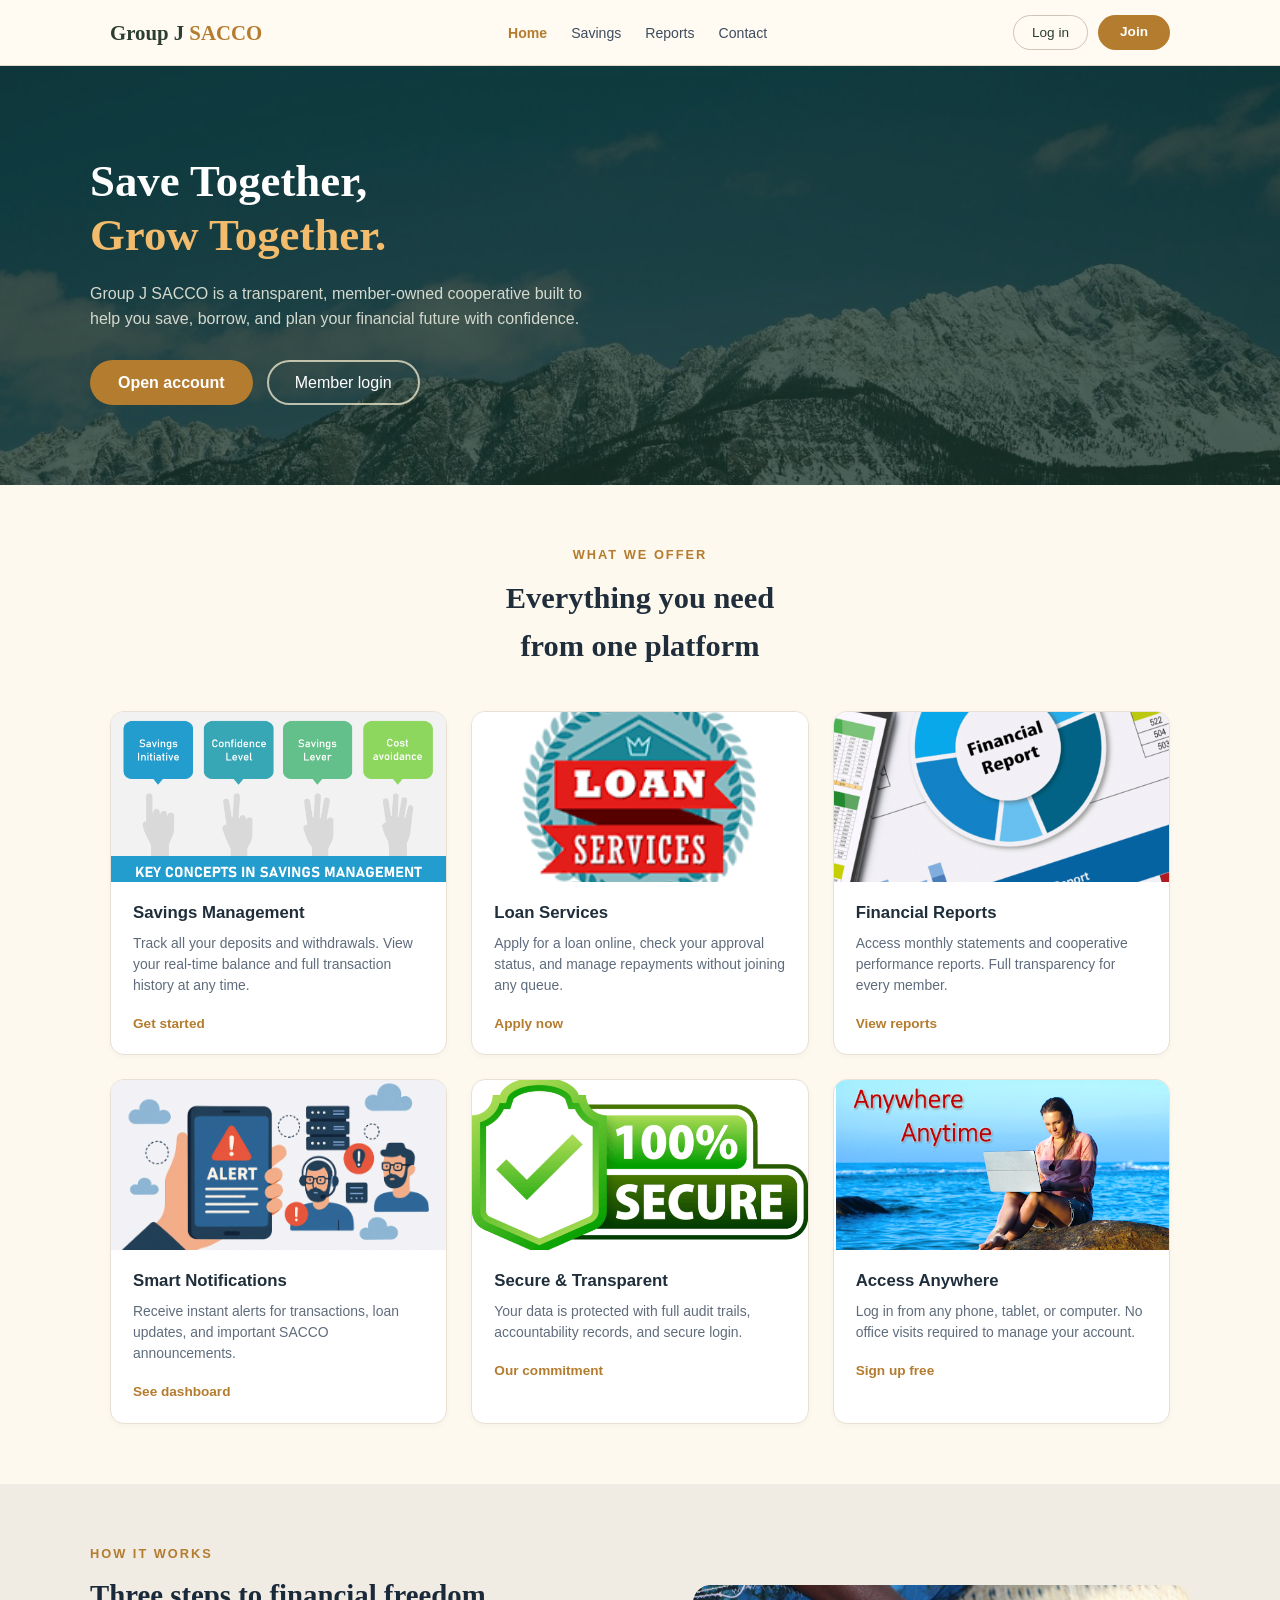
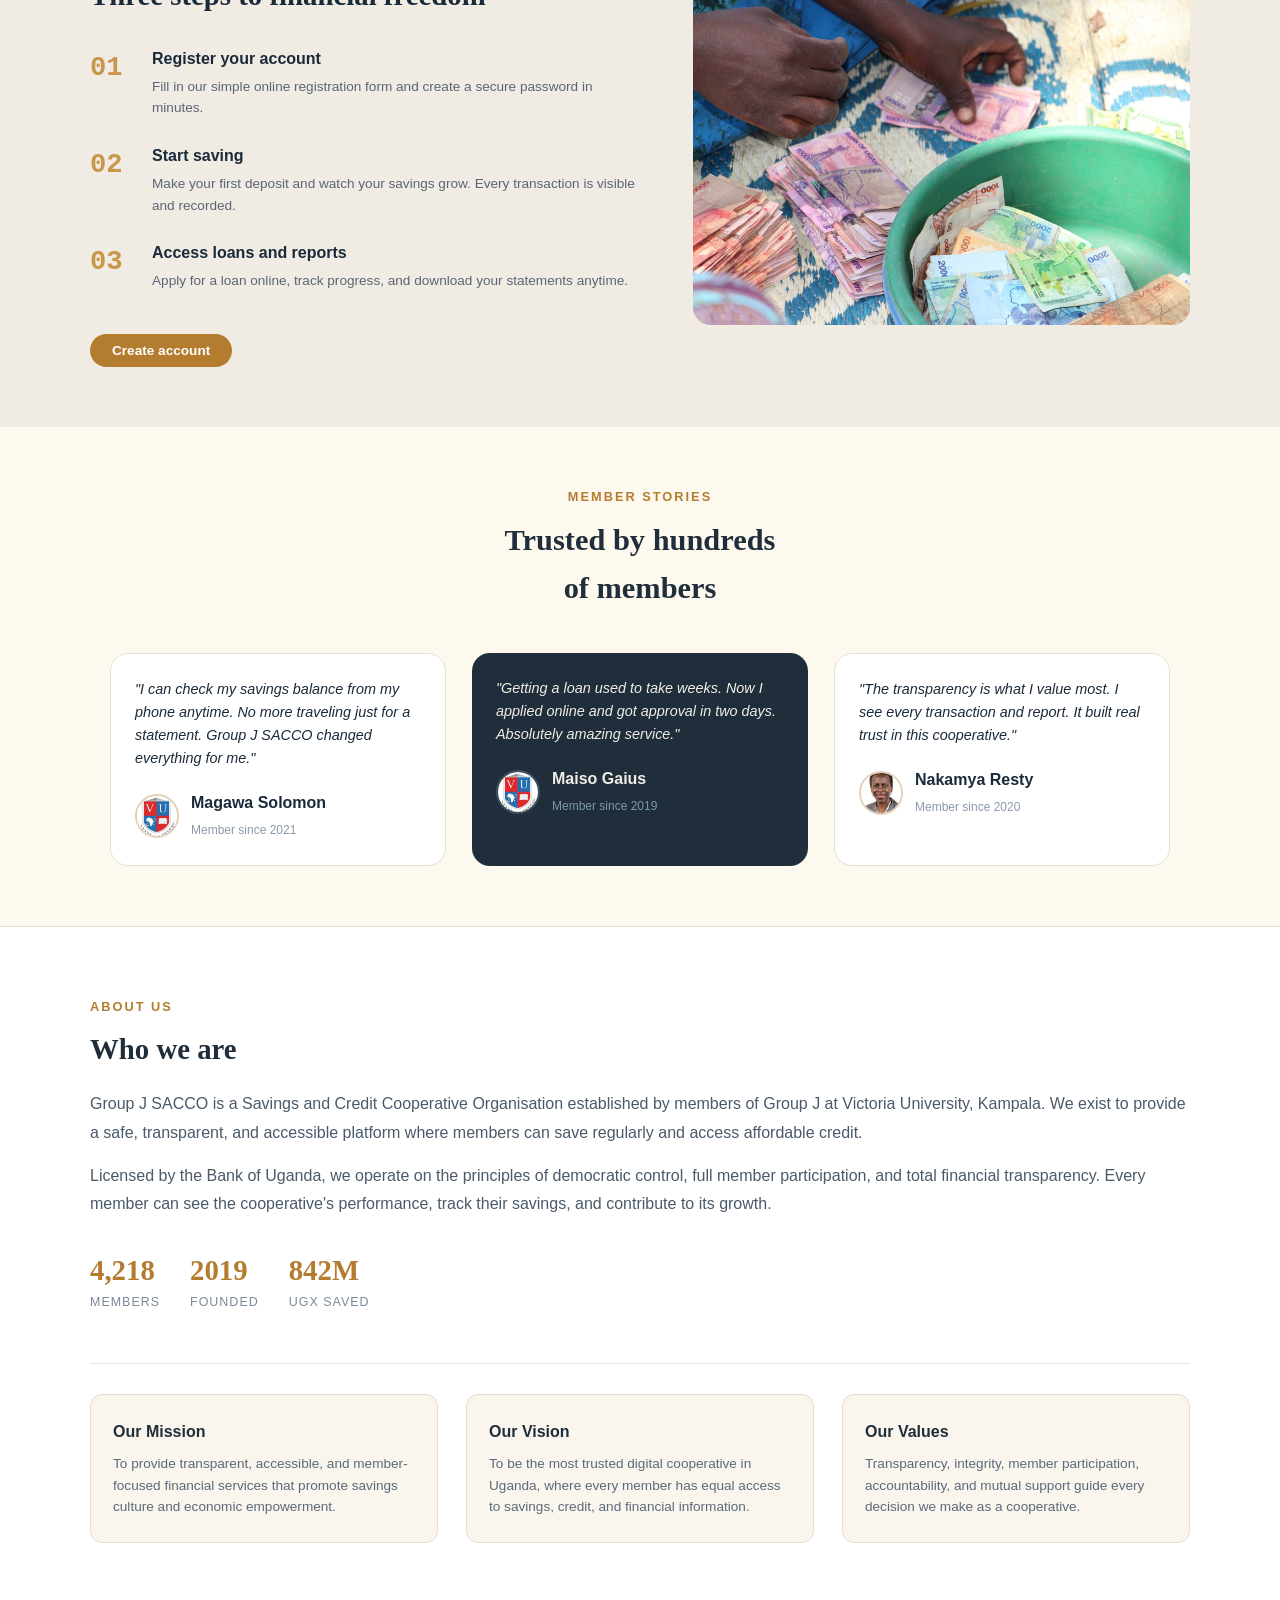
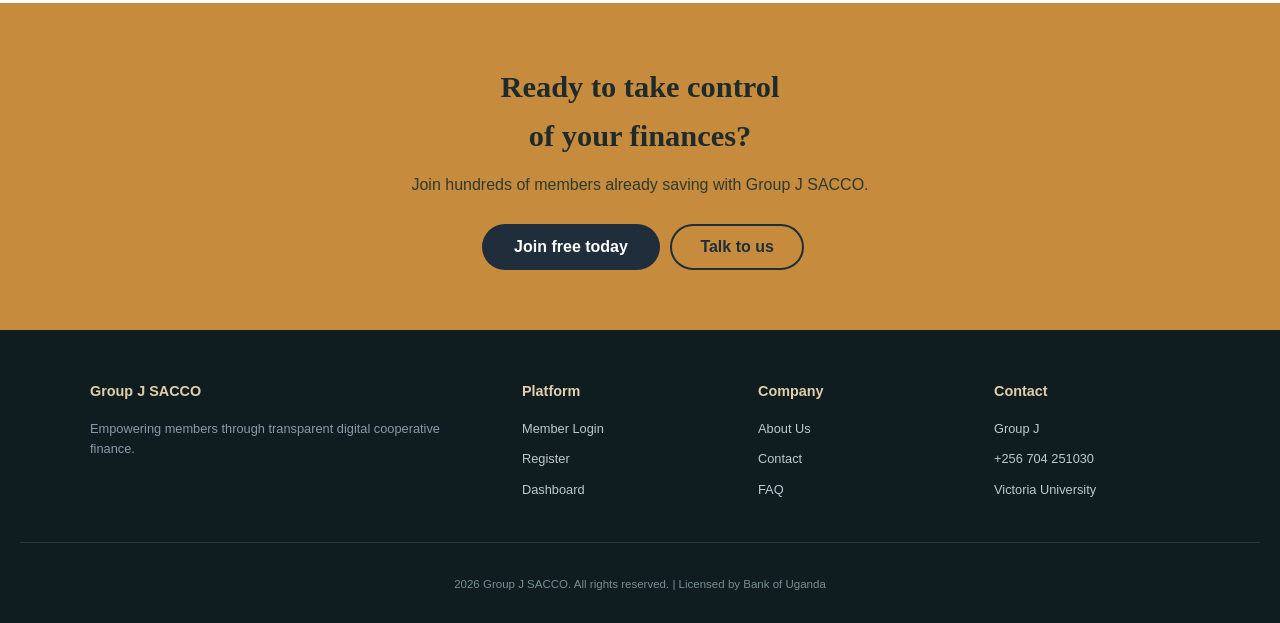
<file: index.html>
<!DOCTYPE html>
<html lang="en">
<head>
    <meta charset="UTF-8">
    <meta name="viewport" content="width=device-width, initial-scale=1.0">
  <title>Group J SACCO - Home</title>
  <link rel="stylesheet" href="styles.css">
</head>
<body>

<div class="top-bar">
  <div class="nav-wrap">
    <a href="index.html" class="site-name">Group J <span>SACCO</span></a>
    <ul class="nav-list">
      <li><a href="index.html" class="active">Home</a></li>
      <li><a href="savings.html">Savings</a></li>
      <li><a href="reports.html">Reports</a></li>
      <li><a href="contact.html">Contact</a></li>
    </ul>
    <div class="nav-btns">
      <a href="login.html" class="btn-out">Log in</a>
      <a href="register.html" class="btn-gold">Join</a>
    </div>
  </div>
</div>


<section class="hero-area">
  <div class="hero-box">
    <h1>Save Together,<br/><i>Grow Together.</i></h1>
    <p>Group J SACCO is a transparent, member-owned cooperative built to help you save, borrow, and plan your financial future with confidence.</p>
    <div class="hero-buttons">
      <a href="register.html" class="btn-solid">Open account</a>
      <a href="login.html" class="btn-light">Member login</a>
    </div>
  </div>
</section>

<!-- SERVICES -->
<div class="container">
  <div class="section-head">
    <h3>What we offer</h3>
    <h2>Everything you need<br/>from one platform</h2>
  </div>
  <div class="cards">
    <div class="card">
      <img src="1590919723421.png"  class="card-img">
      <h3>Savings Management</h3>
      <p>Track all your deposits and withdrawals. View your real-time balance and full transaction history at any time.</p>
      <a href="savings.html" class="card-link">Get started </a>
    </div>
    <div class="card">
      <img src="loans.png" class="card-img">
      <h3>Loan Services</h3>
      <p>Apply for a loan online, check your approval status, and manage repayments without joining any queue.</p>
      <a href="login.html" class="card-link">Apply now </a>
    </div>
    <div class="card">
      <img src="financial_report_480.png"  class="card-img">
      <h3>Financial Reports</h3>
      <p>Access monthly statements and cooperative performance reports. Full transparency for every member.</p>
      <a href="reports.html" class="card-link">View reports</a>
    </div>
    <div class="card">
      <img src="Notificationst.webp"  class="card-img">
      <h3>Smart Notifications</h3>
      <p>Receive instant alerts for transactions, loan updates, and important SACCO announcements.</p>
      <a href="dashboard.html" class="card-link">See dashboard </a>
    </div>
    <div class="card">
      <img src="security-png.webp"  class="card-img">
      <h3>Secure &amp; Transparent</h3>
      <p>Your data is protected with full audit trails, accountability records, and secure login.</p>
      <a href="#about" class="card-link">Our commitment</a>
    </div>
    <div class="card">
      <img src="anywhere.png"  class="card-img">
      <h3>Access Anywhere</h3>
      <p>Log in from any phone, tablet, or computer. No office visits required to manage your account.</p>
      <a href="register.html" class="card-link">Sign up free </a>
    </div>
  </div>
</div>

<!-- HOW IT WORKS -->
<div class="hiw-row">
  <div class="hiw-flex">
    <div class="hiw-left">
      <h3 style="font-size:0.8rem;text-transform:uppercase;letter-spacing:2px;color:#b47c2e;margin-bottom:8px;">How it works</h3>
      <h2 style="font-size:1.8rem;font-family:'Georgia',serif;margin-bottom:28px;">Three steps to financial freedom</h2>
      <div class="step-item">
        <div class="step-number">01</div>
        <div class="step-text">
          <h4>Register your account</h4>
          <p>Fill in our simple online registration form and create a secure password in minutes.</p>
        </div>
      </div>
      <div class="step-item">
        <div class="step-number">02</div>
        <div class="step-text">
          <h4>Start saving</h4>
          <p>Make your first deposit and watch your savings grow. Every transaction is visible and recorded.</p>
        </div>
      </div>
      <div class="step-item">
        <div class="step-number">03</div>
        <div class="step-text">
          <h4>Access loans and reports</h4>
          <p>Apply for a loan online, track progress, and download your statements anytime.</p>
        </div>
      </div>
      <a href="register.html" class="btn-gold" style="display:inline-block;margin-top:18px;">Create account </a>
    </div>
    <div class="hiw-right">
      <img src="savings.jpg"  class="hiw-img">
    </div>
  </div>
</div>

<!-- TESTIMONIALS -->
<div class="container">
  <div class="section-head">
    <h3>Member Stories</h3>
    <h2>Trusted by hundreds<br/>of members</h2>
  </div>
  <div class="testi-grid">
    <div class="testi">
      <p>"I can check my savings balance from my phone anytime. No more traveling just for a statement. Group J SACCO changed everything for me."</p>
      <div class="person">
        <img src="Screenshot 2026-04-12 075609.png"  class="avatar-photo">
        <div><strong>Magawa Solomon</strong><br/><span style="font-size:0.75rem;color:#8a9aaa;">Member since 2021</span></div>
      </div>
    </div>
    <div class="testi dark">
      <p>"Getting a loan used to take weeks. Now I applied online and got approval in two days. Absolutely amazing service."</p>
      <div class="person">
        <img src="Screenshot 2026-04-12 075609.png"  class="avatar-photo" style="border-color:#3a4e5e;">
        <div><strong>Maiso Gaius</strong><br/><span style="font-size:0.75rem;color:#7a9aaa;">Member since 2019</span></div>
      </div>
    </div>
    <div class="testi">
      <p>"The transparency is what I value most. I see every transaction and report. It built real trust in this cooperative."</p>
      <div class="person">
        <img src="nakamya.png" alt="Nakamya Resty" class="avatar-photo">
        <div><strong>Nakamya Resty</strong><br/><span style="font-size:0.75rem;color:#8a9aaa;">Member since 2020</span></div>
      </div>
    </div>
  </div>
</div>

<!-- ABOUT US -->
<div id="about" class="about-section">
  <div class="about-inner">
    <div class="about-text">
      <h3 style="font-size:0.8rem;text-transform:uppercase;letter-spacing:2px;color:#b47c2e;margin-bottom:8px;">About us</h3>
      <h2 style="font-size:1.8rem;font-family:'Georgia',serif;margin-bottom:18px;color:#1f2e3a;">Who we are</h2>
      <p style="color:#4a5a6a;line-height:1.8;margin-bottom:14px;">
        Group J SACCO is a Savings and Credit Cooperative Organisation established by members of Group J at Victoria University, Kampala. We exist to provide a safe, transparent, and accessible platform where members can save regularly and access affordable credit.
      </p>
      <p style="color:#4a5a6a;line-height:1.8;margin-bottom:28px;">
        Licensed by the Bank of Uganda, we operate on the principles of democratic control, full member participation, and total financial transparency. Every member can see the cooperative's performance, track their savings, and contribute to its growth.
      </p>
      <div class="about-stats">
        <div class="about-stat">
          <div class="stat-num">4,218</div>
          <div class="stat-label">Members</div>
        </div>
        <div class="about-stat">
          <div class="stat-num">2019</div>
          <div class="stat-label">Founded</div>
        </div>
        <div class="about-stat">
          <div class="stat-num">842M</div>
          <div class="stat-label">UGX Saved</div>
        </div>
      </div>
    </div>
    
  </div>

  <div class="mvv-row">
    <div class="mvv-card">
      
      <h4>Our Mission</h4>
      <p>To provide transparent, accessible, and member-focused financial services that promote savings culture and economic empowerment.</p>
    </div>
    <div class="mvv-card">
      
      <h4>Our Vision</h4>
      <p>To be the most trusted digital cooperative in Uganda, where every member has equal access to savings, credit, and financial information.</p>
    </div>
    <div class="mvv-card">

      <h4>Our Values</h4>
      <p>Transparency, integrity, member participation, accountability, and mutual support guide every decision we make as a cooperative.</p>
    </div>
  </div>
</div>

<!-- CTA -->
<div class="cta-block">
  <h2>Ready to take control<br/>of your finances?</h2>
  <p>Join hundreds of members already saving with Group J SACCO.</p>
  <div>
    <a href="register.html" class="btn-dark-solid">Join free today</a>
    <a href="contact.html" class="btn-out-dark">Talk to us</a>
  </div>
</div>

<footer class="footer">
  <div class="footer-grid">
    <div>
      <h4>Group J SACCO</h4>
      <p style="font-size:0.8rem;color:#8a9aaa;">Empowering members through transparent digital cooperative finance.</p>
    </div>
    <div class="footer-col">
      <h4>Platform</h4>
      <a href="login.html">Member Login</a>
      <a href="register.html">Register</a>
      <a href="dashboard.html">Dashboard</a>
    </div>
    <div class="footer-col">
      <h4>Company</h4>
      <a href="index.html#about">About Us</a>
      <a href="contact.html">Contact</a>
      <a href="contact.html#faq">FAQ</a>
    </div>
    <div class="footer-col">
      <h4>Contact</h4>
      <span>Group J</span>
      <span>+256 704 251030</span>
      <span>Victoria University</span>
    </div>
  </div>
  <div class="footer-bottom">
    <p> 2026 Group J SACCO. All rights reserved. | Licensed by Bank of Uganda</p>
  </div>
</footer>

</body>
</html>
</file>
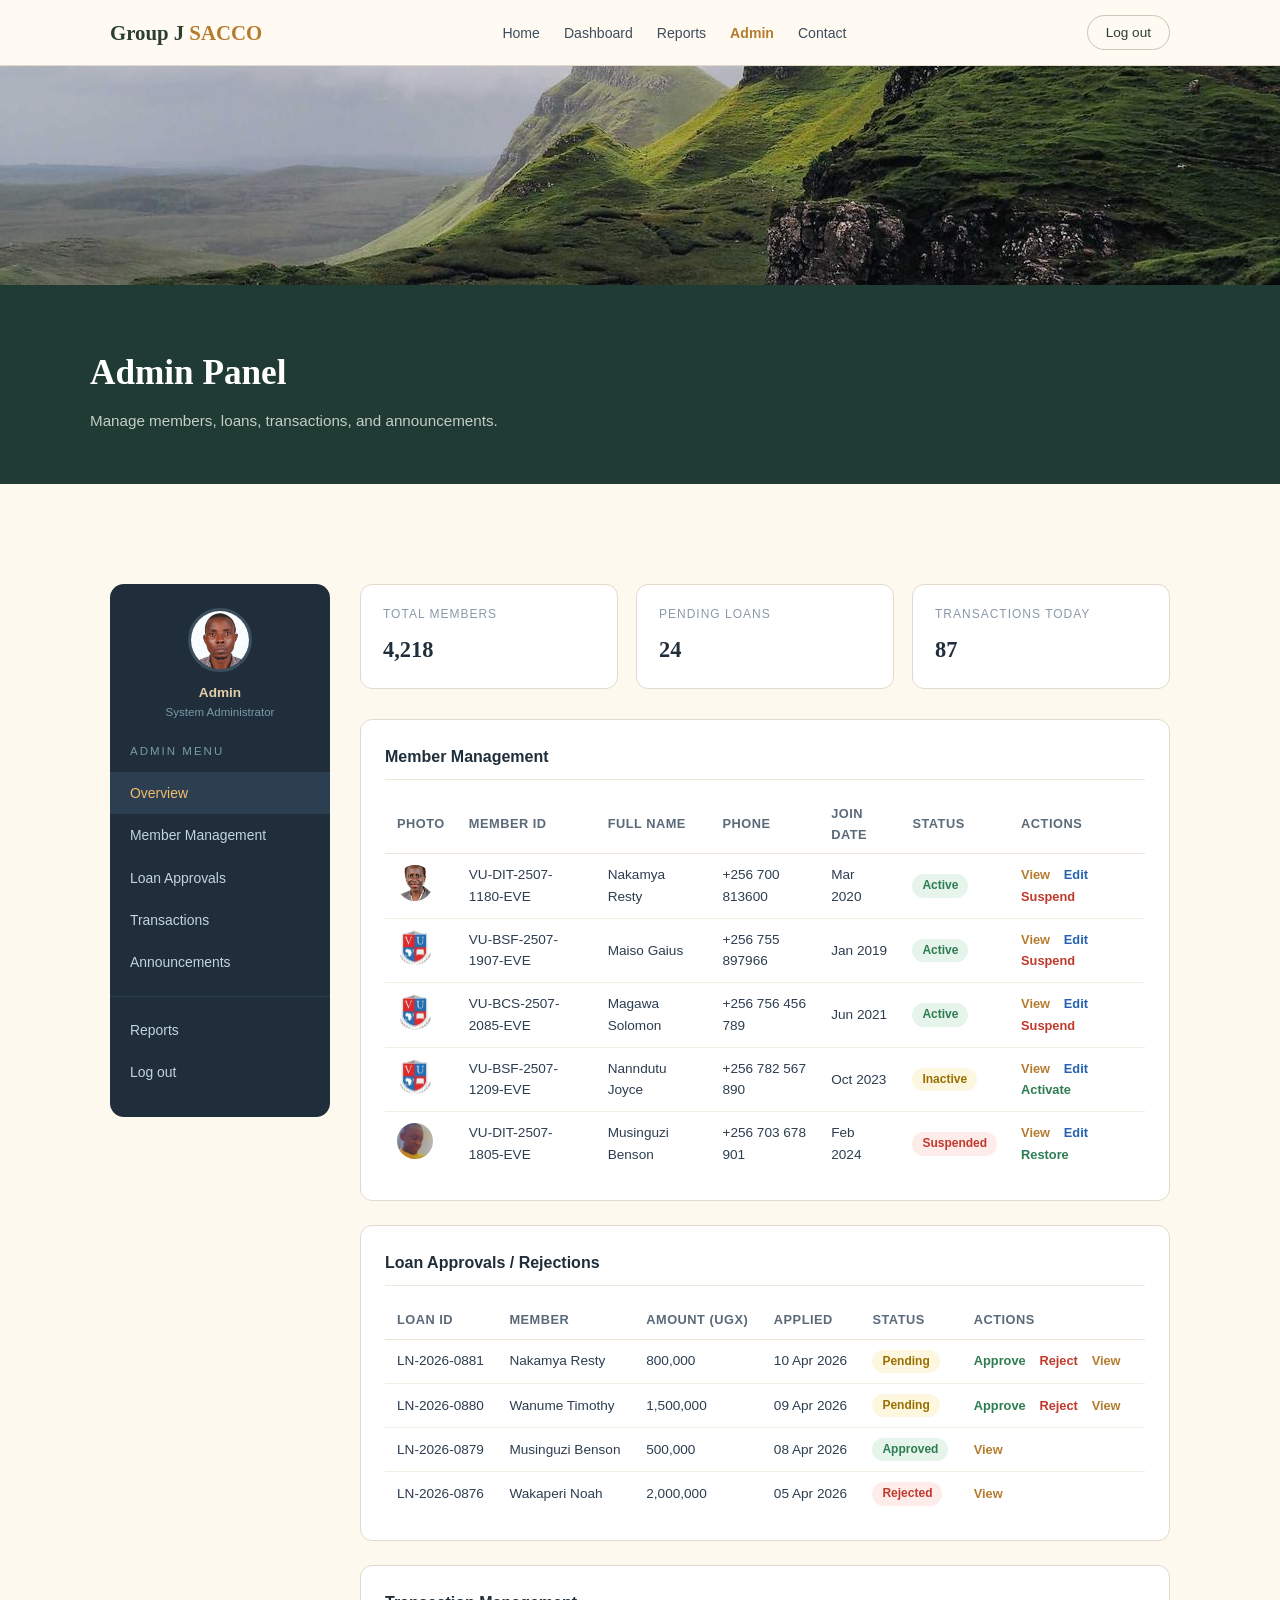
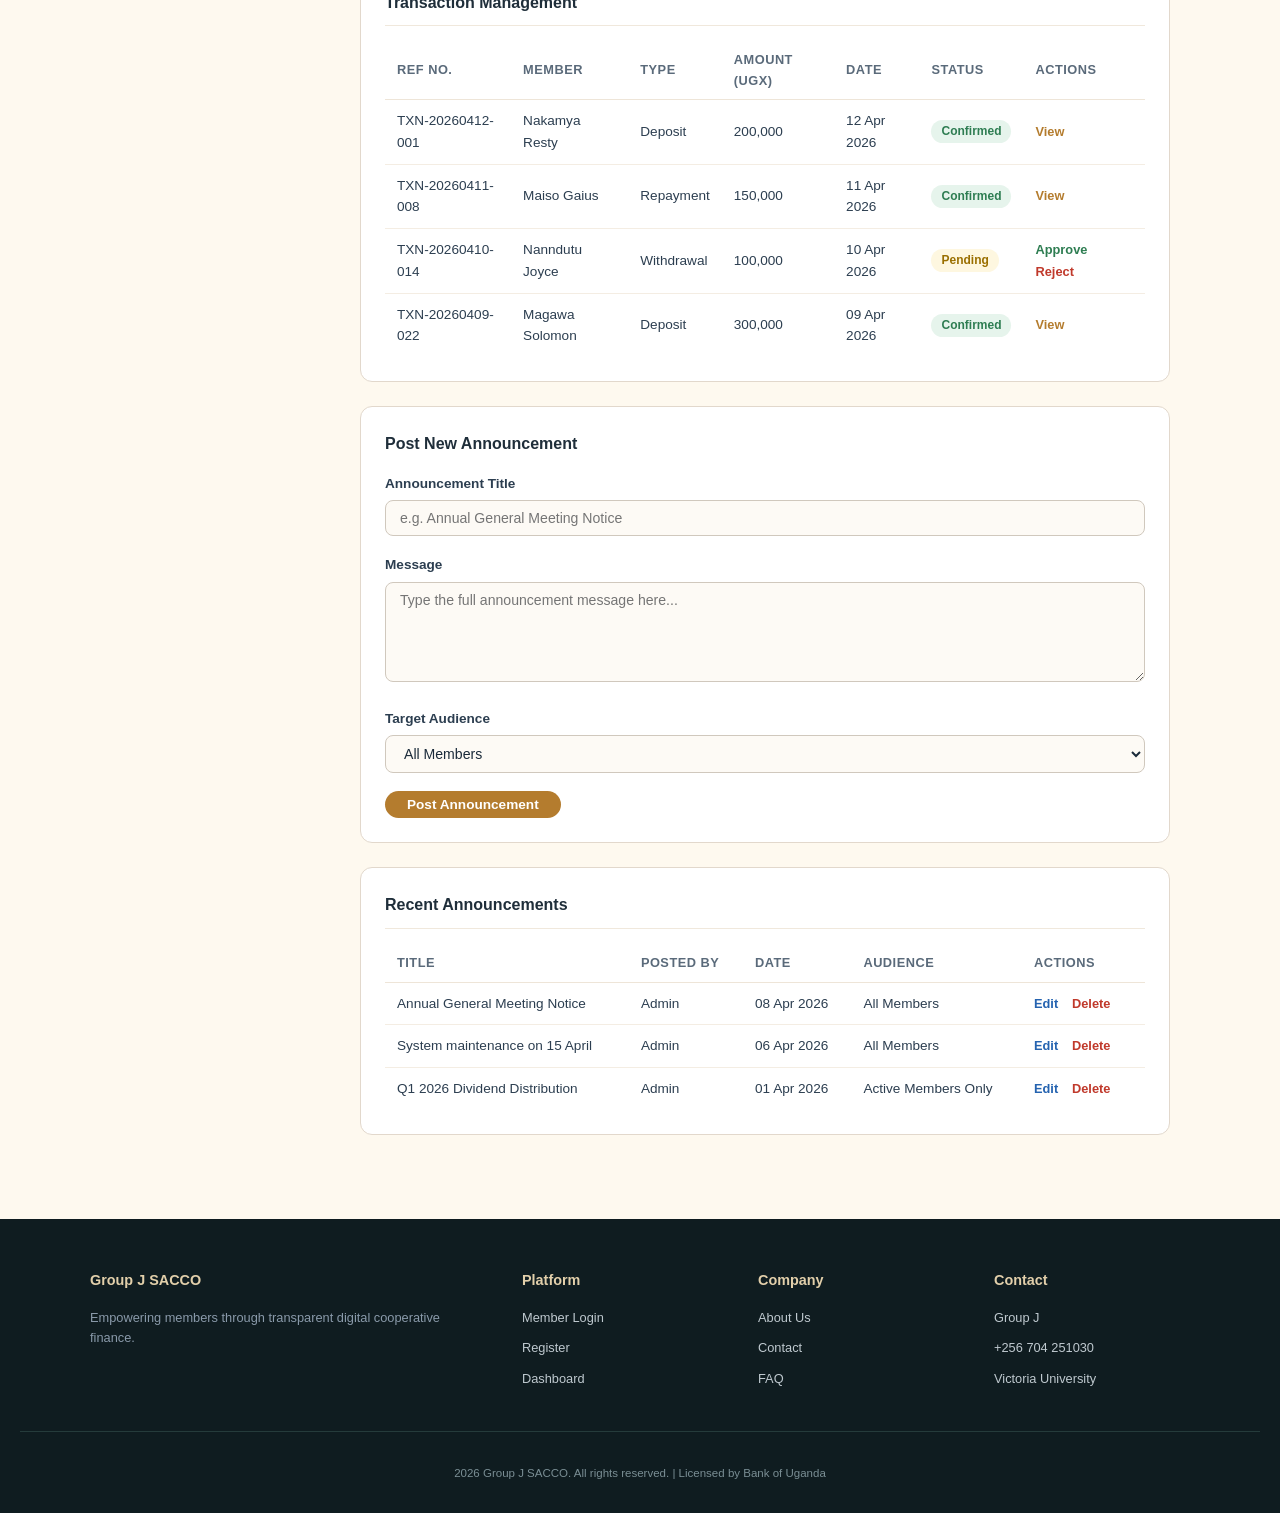
<file: admin.html>
<!DOCTYPE html>
<html lang="en">
<head>
    <meta charset="UTF-8">
    <meta name="viewport" content="width=device-width, initial-scale=1.0">
  <title>Group J SACCO - Admin Panel</title>
  <link rel="stylesheet" href="styles.css">
</head>
<body>

<div class="top-bar">
  <div class="nav-wrap">
    <a href="index.html" class="site-name">Group J <span>SACCO</span></a>
    <ul class="nav-list">
      <li><a href="index.html">Home</a></li>
      <li><a href="dashboard.html">Dashboard</a></li>
      <li><a href="reports.html">Reports</a></li>
      <li><a href="admin.html" class="active">Admin</a></li>
      <li><a href="contact.html">Contact</a></li>
    </ul>
    <div class="nav-btns">
      <a href="login.html" class="btn-out">Log out</a>
    </div>
  </div>
</div>

<img src="1018-1400x220.jpg" class="page-banner-img">

<div class="page-header" style="margin-top:0;">
  <div class="page-header-inner">
    <h1>Admin Panel</h1>
    <p>Manage members, loans, transactions, and announcements.</p>
  </div>
</div>

<div class="dash-layout">

  <div class="sidebar">
    <div style="text-align:center;padding:0 20px 20px;">
      <img src="unnamed.jpg" alt="Admin photo" style="width:64px;height:64px;border-radius:50%;object-fit:cover;border:3px solid #3a4e5e;display:block;margin:0 auto 10px;">
      <div style="color:#e2cfaa;font-size:0.85rem;font-weight:600;">Admin</div>
      <div style="color:#7a9aaa;font-size:0.72rem;">System Administrator</div>
    </div>
    <div class="sidebar-title">Admin Menu</div>
    <a href="admin.html" class="active">Overview</a>
    <a href="#members">Member Management</a>
    <a href="#loans">Loan Approvals</a>
    <a href="#transactions">Transactions</a>
    <a href="#announcements">Announcements</a>
    <hr class="sidebar-divider">
    <a href="reports.html">Reports</a>
    <a href="login.html">Log out</a>
  </div>

  <div class="dash-main">

    <div class="savings-summary">
      <div class="sum-card">
        <div class="label">Total Members</div>
        <div class="value">4,218</div>
      </div>
      <div class="sum-card">
        <div class="label">Pending Loans</div>
        <div class="value">24</div>
      </div>
      <div class="sum-card">
        <div class="label">Transactions Today</div>
        <div class="value">87</div>
      </div>
    </div>

    <!-- Member Management -->
    <div class="section-box" id="members">
      <h3>Member Management</h3>
      <table>
        <thead>
          <tr>
            <th>Photo</th>
            <th>Member ID</th>
            <th>Full Name</th>
            <th>Phone</th>
            <th>Join Date</th>
            <th>Status</th>
            <th>Actions</th>
          </tr>
        </thead>
        <tbody>
          <tr>
            <td><img src="nakamya.png" style="width:36px;height:36px;border-radius:50%;object-fit:cover;"></td>
            <td>VU-DIT-2507-1180-EVE</td><td>Nakamya Resty</td><td>+256 700 813600</td><td>Mar 2020</td>
            <td><span class="badge badge-green">Active</span></td>
            <td>
              <a href="#" class="action-link view">View</a>
              <a href="#" class="action-link edit">Edit</a>
              <a href="#" class="action-link delete">Suspend</a>
            </td>
          </tr>
          <tr>
            <td><img src="Screenshot 2026-04-12 075609.png" alt="" style="width:36px;height:36px;border-radius:50%;object-fit:cover;"></td>
            <td>VU-BSF-2507-1907-EVE</td><td>Maiso Gaius</td><td>+256 755 897966</td><td>Jan 2019</td>
            <td><span class="badge badge-green">Active</span></td>
            <td>
              <a href="#" class="action-link view">View</a>
              <a href="#" class="action-link edit">Edit</a>
              <a href="#" class="action-link delete">Suspend</a>
            </td>
          </tr>
          <tr>
            <td><img src="Screenshot 2026-04-12 075609.png"  style="width:36px;height:36px;border-radius:50%;object-fit:cover;"></td>
            <td>VU-BCS-2507-2085-EVE</td><td>Magawa Solomon</td><td>+256 756 456 789</td><td>Jun 2021</td>
            <td><span class="badge badge-green">Active</span></td>
            <td>
              <a href="#" class="action-link view">View</a>
              <a href="#" class="action-link edit">Edit</a>
              <a href="#" class="action-link delete">Suspend</a>
            </td>
          </tr>
          <tr>
            <td><img src="Screenshot 2026-04-12 075609.png" style="width:36px;height:36px;border-radius:50%;object-fit:cover;"></td>
            <td>VU-BSF-2507-1209-EVE</td><td>Nanndutu Joyce</td><td>+256 782 567 890</td><td>Oct 2023</td>
            <td><span class="badge badge-yellow">Inactive</span></td>
            <td>
              <a href="#" class="action-link view">View</a>
              <a href="#" class="action-link edit">Edit</a>
              <a href="#" class="action-link approve">Activate</a>
            </td>
          </tr>
          <tr>
            <td><img src="benson.png"  style="width:36px;height:36px;border-radius:50%;object-fit:cover;"></td>
            <td>VU-DIT-2507-1805-EVE</td><td>Musinguzi Benson</td><td>+256 703 678 901</td><td>Feb 2024</td>
            <td><span class="badge badge-red">Suspended</span></td>
            <td>
              <a href="#" class="action-link view">View</a>
              <a href="#" class="action-link edit">Edit</a>
              <a href="#" class="action-link approve">Restore</a>
            </td>
          </tr>
        </tbody>
      </table>
    </div>

    <!-- Loan Approvals -->
    <div class="section-box" id="loans">
      <h3>Loan Approvals / Rejections</h3>
      <table>
        <thead>
          <tr>
            <th>Loan ID</th>
            <th>Member</th>
            <th>Amount (UGX)</th>
            <th>Applied</th>
            <th>Status</th>
            <th>Actions</th>
          </tr>
        </thead>
        <tbody>
          <tr>
            <td>LN-2026-0881</td><td>Nakamya Resty</td><td>800,000</td><td>10 Apr 2026</td>
            <td><span class="badge badge-yellow">Pending</span></td>
            <td>
              <a href="#" class="action-link approve">Approve</a>
              <a href="#" class="action-link reject">Reject</a>
              <a href="#" class="action-link view">View</a>
            </td>
          </tr>
          <tr>
            <td>LN-2026-0880</td><td>Wanume Timothy</td><td>1,500,000</td><td>09 Apr 2026</td>
            <td><span class="badge badge-yellow">Pending</span></td>
            <td>
              <a href="#" class="action-link approve">Approve</a>
              <a href="#" class="action-link reject">Reject</a>
              <a href="#" class="action-link view">View</a>
            </td>
          </tr>
          <tr>
            <td>LN-2026-0879</td><td>Musinguzi Benson</td><td>500,000</td><td>08 Apr 2026</td>
            <td><span class="badge badge-green">Approved</span></td>
            <td><a href="#" class="action-link view">View</a></td>
          </tr>
          <tr>
            <td>LN-2026-0876</td><td>Wakaperi Noah</td><td>2,000,000</td><td>05 Apr 2026</td>
            <td><span class="badge badge-red">Rejected</span></td>
            <td><a href="#" class="action-link view">View</a></td>
          </tr>
        </tbody>
      </table>
    </div>

    <!-- Transaction Management -->
    <div class="section-box" id="transactions">
      <h3>Transaction Management</h3>
      <table>
        <thead>
          <tr>
            <th>Ref No.</th>
            <th>Member</th>
            <th>Type</th>
            <th>Amount (UGX)</th>
            <th>Date</th>
            <th>Status</th>
            <th>Actions</th>
          </tr>
        </thead>
        <tbody>
          <tr>
            <td>TXN-20260412-001</td><td>Nakamya Resty</td><td>Deposit</td><td>200,000</td><td>12 Apr 2026</td>
            <td><span class="badge badge-green">Confirmed</span></td>
            <td><a href="#" class="action-link view">View</a></td>
          </tr>
          <tr>
            <td>TXN-20260411-008</td><td>Maiso Gaius</td><td>Repayment</td><td>150,000</td><td>11 Apr 2026</td>
            <td><span class="badge badge-green">Confirmed</span></td>
            <td><a href="#" class="action-link view">View</a></td>
          </tr>
          <tr>
            <td>TXN-20260410-014</td><td>Nanndutu Joyce</td><td>Withdrawal</td><td>100,000</td><td>10 Apr 2026</td>
            <td><span class="badge badge-yellow">Pending</span></td>
            <td>
              <a href="#" class="action-link approve">Approve</a>
              <a href="#" class="action-link reject">Reject</a>
            </td>
          </tr>
          <tr>
            <td>TXN-20260409-022</td><td>Magawa Solomon</td><td>Deposit</td><td>300,000</td><td>09 Apr 2026</td>
            <td><span class="badge badge-green">Confirmed</span></td>
            <td><a href="#" class="action-link view">View</a></td>
          </tr>
        </tbody>
      </table>
    </div>

    <!-- Announcement Management -->
    <div class="announce-form" id="announcements">
      <h3>Post New Announcement</h3>
      <div class="form-group">
        <label>Announcement Title</label>
        <input type="text" placeholder="e.g. Annual General Meeting Notice">
      </div>
      <div class="form-group">
        <label>Message</label>
        <textarea placeholder="Type the full announcement message here..."></textarea>
      </div>
      <div class="form-group">
        <label>Target Audience</label>
        <select>
          <option>All Members</option>
          <option>Active Members Only</option>
          <option>Members with Active Loans</option>
          <option>Admins Only</option>
        </select>
      </div>
      <button class="btn-gold">Post Announcement</button>
    </div>

    <div class="section-box">
      <h3>Recent Announcements</h3>
      <table>
        <thead>
          <tr>
            <th>Title</th>
            <th>Posted By</th>
            <th>Date</th>
            <th>Audience</th>
            <th>Actions</th>
          </tr>
        </thead>
        <tbody>
          <tr>
            <td>Annual General Meeting Notice</td><td>Admin</td><td>08 Apr 2026</td><td>All Members</td>
            <td>
              <a href="#" class="action-link edit">Edit</a>
              <a href="#" class="action-link delete">Delete</a>
            </td>
          </tr>
          <tr>
            <td>System maintenance on 15 April</td><td>Admin</td><td>06 Apr 2026</td><td>All Members</td>
            <td>
              <a href="#" class="action-link edit">Edit</a>
              <a href="#" class="action-link delete">Delete</a>
            </td>
          </tr>
          <tr>
            <td>Q1 2026 Dividend Distribution</td><td>Admin</td><td>01 Apr 2026</td><td>Active Members Only</td>
            <td>
              <a href="#" class="action-link edit">Edit</a>
              <a href="#" class="action-link delete">Delete</a>
            </td>
          </tr>
        </tbody>
      </table>
    </div>

  </div>
</div>

<footer class="footer">
  <div class="footer-grid">
    <div>
      <h4>Group J SACCO</h4>
      <p style="font-size:0.8rem;color:#8a9aaa;">Empowering members through transparent digital cooperative finance.</p>
    </div>
    <div class="footer-col">
      <h4>Platform</h4>
      <a href="login.html">Member Login</a>
      <a href="register.html">Register</a>
      <a href="dashboard.html">Dashboard</a>
    </div>
    <div class="footer-col">
      <h4>Company</h4>
      <a href="index.html#about">About Us</a>
      <a href="contact.html">Contact</a>
      <a href="contact.html#faq">FAQ</a>
    </div>
    <div class="footer-col">
      <h4>Contact</h4>
      <span>Group J</span>
      <span>+256 704 251030</span>
      <span>Victoria University</span>
    </div>
  </div>
  <div class="footer-bottom">
    <p> 2026 Group J SACCO. All rights reserved. | Licensed by Bank of Uganda</p>
  </div>
</footer>

</body>
</html>
</file>
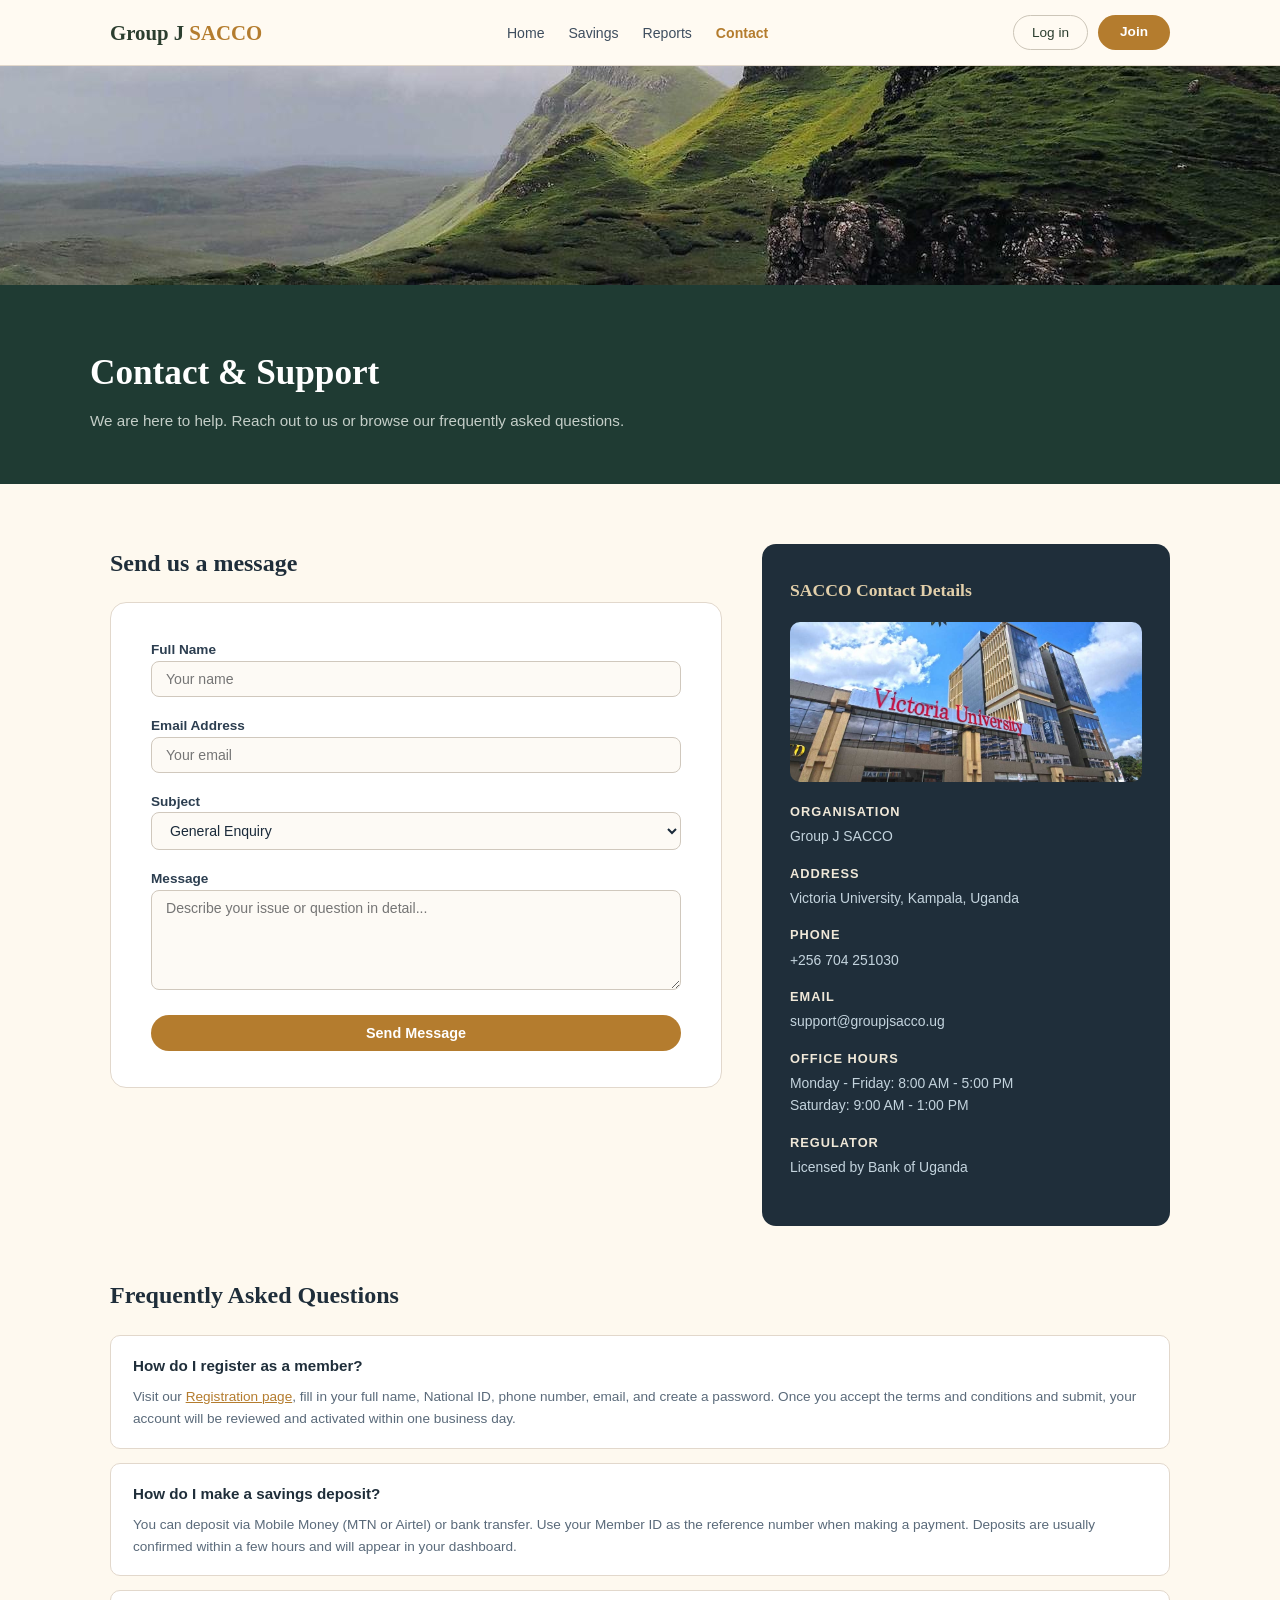
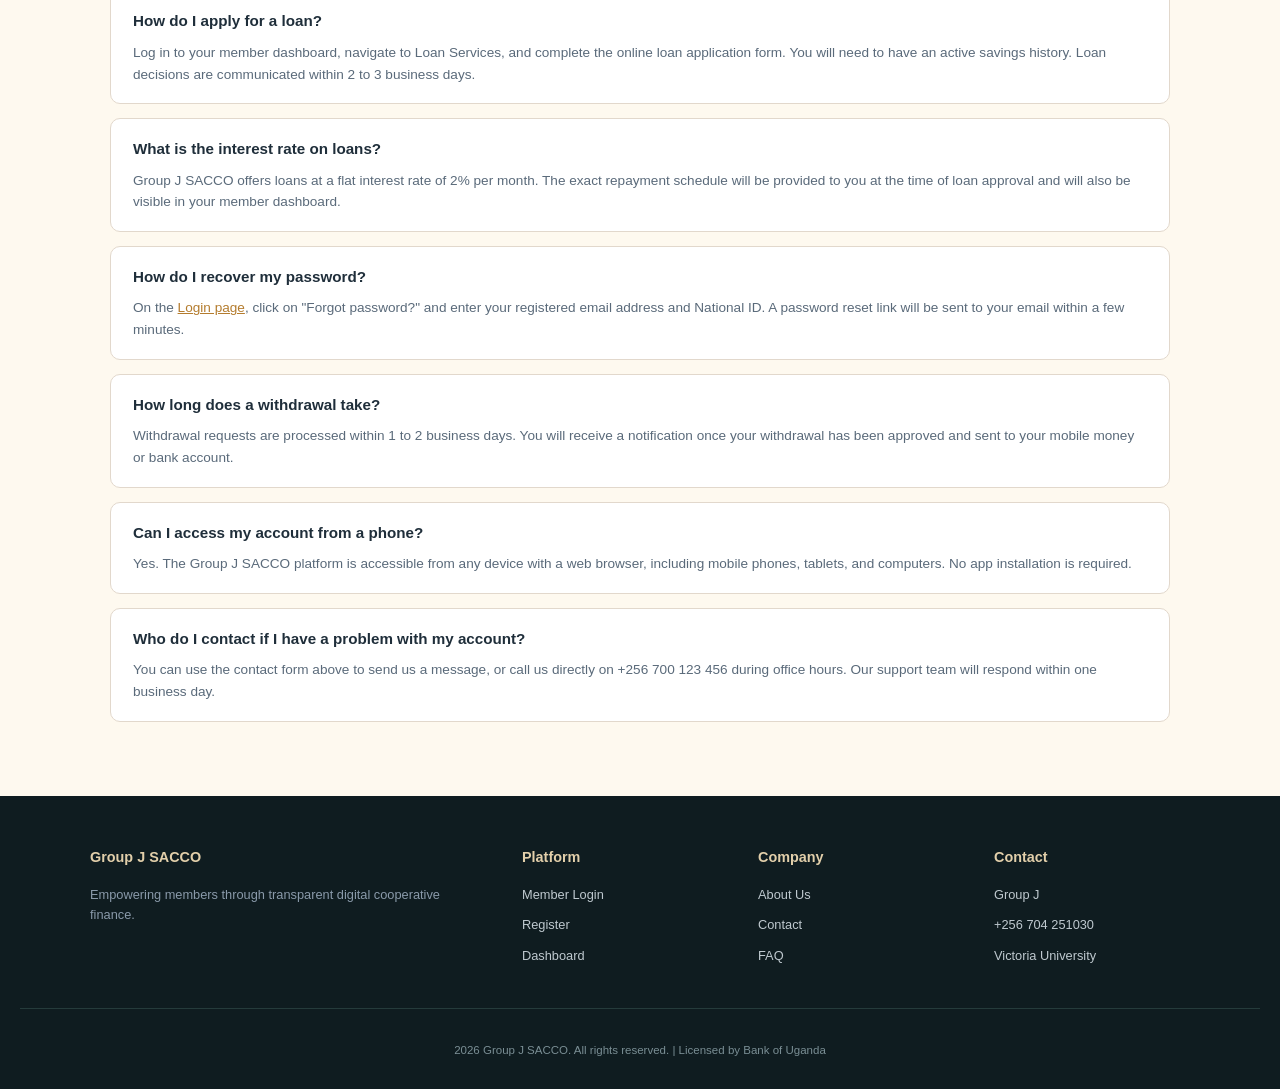
<file: contact.html>
<!DOCTYPE html>
<html lang="en">
<head>
    <meta charset="UTF-8">
    <meta name="viewport" content="width=device-width, initial-scale=1.0">
  <title>Group J SACCO - Contact &amp; Support</title>
  <link rel="stylesheet" href="styles.css">
</head>
<body>

<div class="top-bar">
  <div class="nav-wrap">
    <a href="index.html" class="site-name">Group J <span>SACCO</span></a>
    <ul class="nav-list">
      <li><a href="index.html">Home</a></li>
      <li><a href="savings.html">Savings</a></li>
      <li><a href="reports.html">Reports</a></li>
      <li><a href="contact.html" class="active">Contact</a></li>
    </ul>
    <div class="nav-btns">
      <a href="login.html" class="btn-out">Log in</a>
      <a href="register.html" class="btn-gold">Join</a>
    </div>
  </div>
</div>

<img src="1018-1400x220.jpg"  class="page-banner-img">

<div class="page-header" style="margin-top:0;">
  <div class="page-header-inner">
    <h1>Contact & Support</h1>
    <p>We are here to help. Reach out to us or browse our frequently asked questions.</p>
  </div>
</div>

<div class="container">

  <div class="contact-grid">


<div>
  <h2 style="font-family:'Georgia',serif;font-size:1.5rem;margin-bottom:20px;color:#1f2e3a;">Send us a message</h2>
  <div class="form-wrap" style="max-width:100%;margin:0;">
    
    <div class="form-group">
      <label>
        Full Name
        <input type="text" placeholder="Your name">
      </label>
    </div>

    <div class="form-group">
      <label>
        Email Address
        <input type="email" placeholder="Your email">
      </label>
    </div>

    <div class="form-group">
      <label>
        Subject
        <select>
          <option>General Enquiry</option>
          <option>Account Issue</option>
          <option>Loan Query</option>
          <option>Technical Support</option>
          <option>Other</option>
        </select>
      </label>
    </div>

    <div class="form-group">
      <label>
        Message
        <textarea placeholder="Describe your issue or question in detail..."></textarea>
      </label>
    </div>

    <button class="btn-submit">Send Message</button>
  </div>
</div>


    <div>
      <div class="contact-info">
        <h3>SACCO Contact Details</h3>
        <img src="victoria-university-kampala.jpeg" alt="Location map" class="contact-map-img">
        <div class="contact-detail">
          <strong>Organisation</strong>
          Group J SACCO
        </div>
        <div class="contact-detail">
          <strong>Address</strong>
          Victoria University, Kampala, Uganda
        </div>
        <div class="contact-detail">
          <strong>Phone</strong>
          +256 704 251030
        </div>
        <div class="contact-detail">
          <strong>Email</strong>
          support@groupjsacco.ug
        </div>
        <div class="contact-detail">
          <strong>Office Hours</strong>
          Monday - Friday: 8:00 AM - 5:00 PM<br>
          Saturday: 9:00 AM - 1:00 PM
        </div>
        <div class="contact-detail">
          <strong>Regulator</strong>
          Licensed by Bank of Uganda
        </div>
      </div>
    </div>

  </div>

  <div id="faq" style="margin-top:50px;">
    <h2 style="font-family:'Georgia',serif;font-size:1.5rem;margin-bottom:20px;color:#1f2e3a;">Frequently Asked Questions</h2>

    <div class="faq-item">
      <h4>How do I register as a member?</h4>
      <p>Visit our <a href="register.html" style="color:#b47c2e;">Registration page</a>, fill in your full name, National ID, phone number, email, and create a password. Once you accept the terms and conditions and submit, your account will be reviewed and activated within one business day.</p>
    </div>
    <div class="faq-item">
      <h4>How do I make a savings deposit?</h4>
      <p>You can deposit via Mobile Money (MTN or Airtel) or bank transfer. Use your Member ID as the reference number when making a payment. Deposits are usually confirmed within a few hours and will appear in your dashboard.</p>
    </div>
    <div class="faq-item">
      <h4>How do I apply for a loan?</h4>
      <p>Log in to your member dashboard, navigate to Loan Services, and complete the online loan application form. You will need to have an active savings history. Loan decisions are communicated within 2 to 3 business days.</p>
    </div>
    <div class="faq-item">
      <h4>What is the interest rate on loans?</h4>
      <p>Group J SACCO offers loans at a flat interest rate of 2% per month. The exact repayment schedule will be provided to you at the time of loan approval and will also be visible in your member dashboard.</p>
    </div>
    <div class="faq-item">
      <h4>How do I recover my password?</h4>
      <p>On the <a href="login.html" style="color:#b47c2e;">Login page</a>, click on "Forgot password?" and enter your registered email address and National ID. A password reset link will be sent to your email within a few minutes.</p>
    </div>
    <div class="faq-item">
      <h4>How long does a withdrawal take?</h4>
      <p>Withdrawal requests are processed within 1 to 2 business days. You will receive a notification once your withdrawal has been approved and sent to your mobile money or bank account.</p>
    </div>
    <div class="faq-item">
      <h4>Can I access my account from a phone?</h4>
      <p>Yes. The Group J SACCO platform is accessible from any device with a web browser, including mobile phones, tablets, and computers. No app installation is required.</p>
    </div>
    <div class="faq-item">
      <h4>Who do I contact if I have a problem with my account?</h4>
      <p>You can use the contact form above to send us a message, or call us directly on +256 700 123 456 during office hours. Our support team will respond within one business day.</p>
    </div>
  </div>

</div>

<footer class="footer">
  <div class="footer-grid">
    <div>
      <h4>Group J SACCO</h4>
      <p style="font-size:0.8rem;color:#8a9aaa;">Empowering members through transparent digital cooperative finance.</p>
    </div>
    <div class="footer-col">
      <h4>Platform</h4>
      <a href="login.html">Member Login</a>
      <a href="register.html">Register</a>
      <a href="dashboard.html">Dashboard</a>
    </div>
    <div class="footer-col">
      <h4>Company</h4>
      <a href="index.html#about">About Us</a>
      <a href="contact.html">Contact</a>
      <a href="contact.html#faq">FAQ</a>
    </div>
    <div class="footer-col">
      <h4>Contact</h4>
      <span>Group J</span>
      <span>+256 704 251030</span>
      <span>Victoria University</span>
    </div>
  </div>
  <div class="footer-bottom">
    <p> 2026 Group J SACCO. All rights reserved. | Licensed by Bank of Uganda</p>
  </div>
</footer>

</body>
</html>
</file>
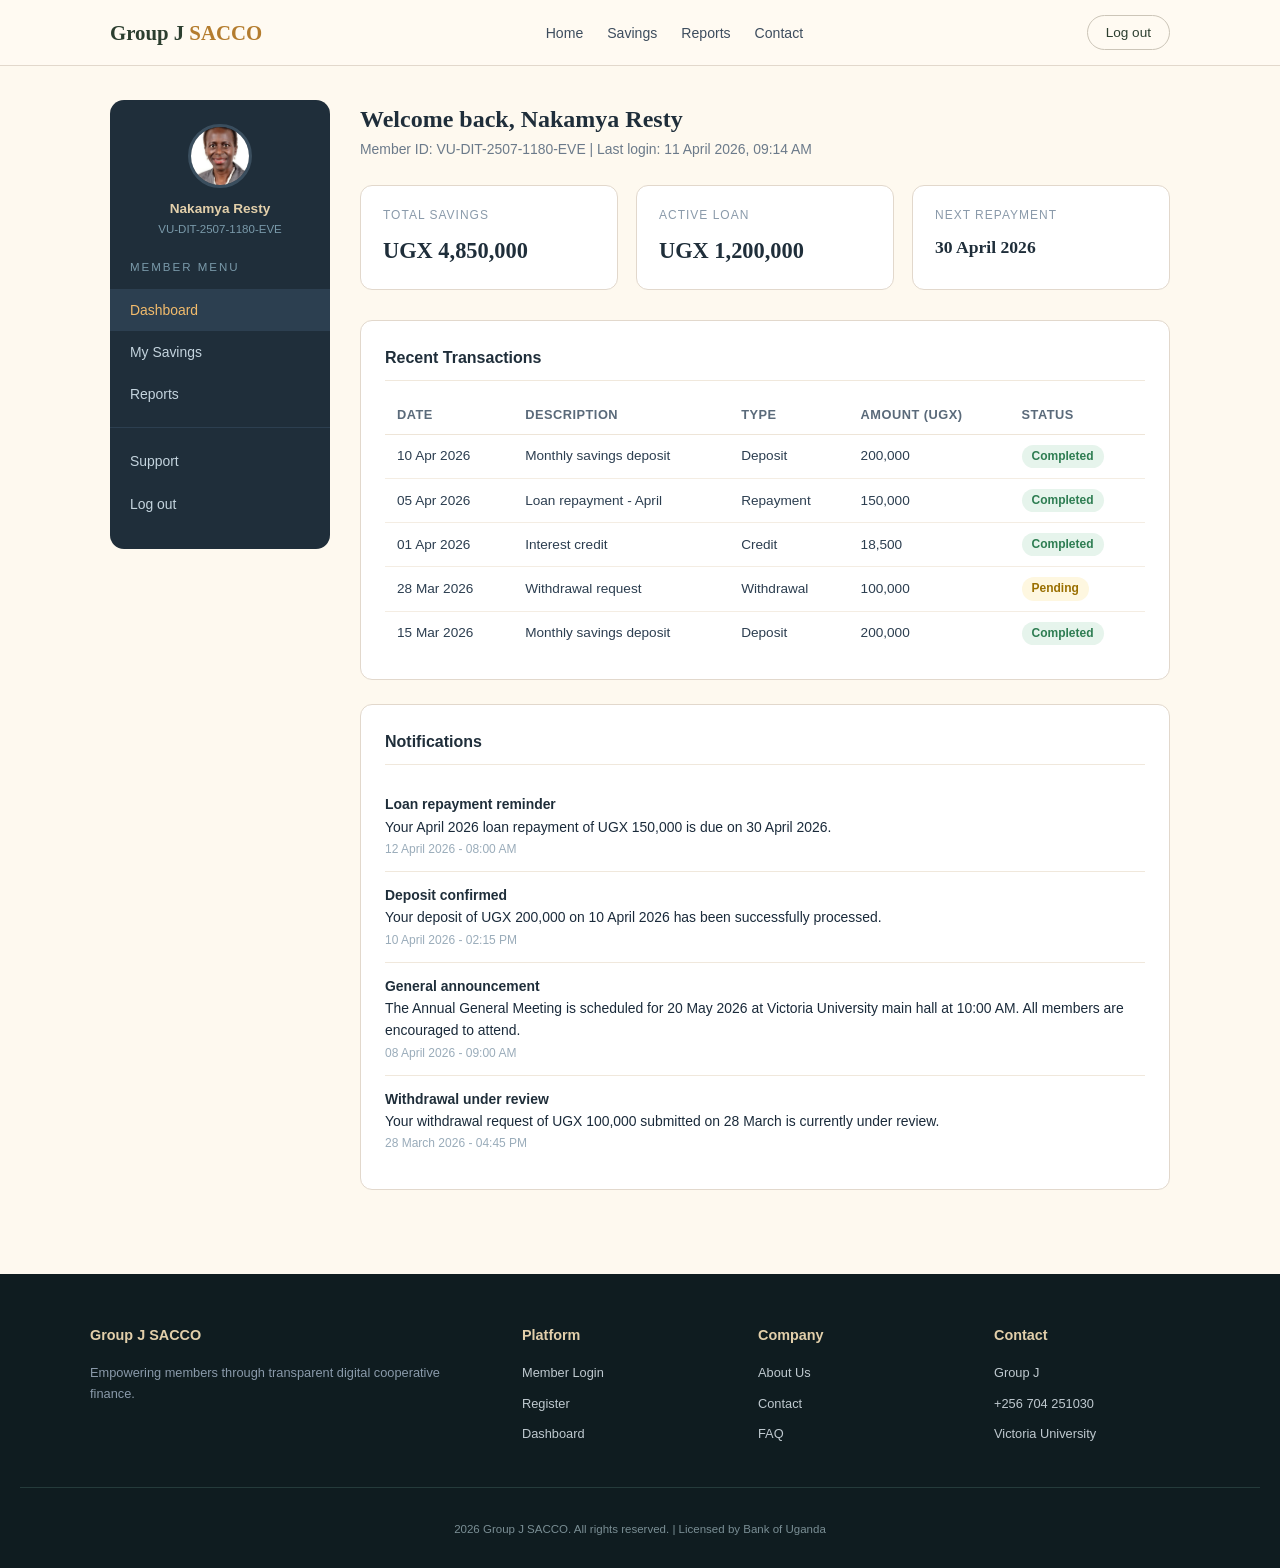
<file: dashboard.html>
<!DOCTYPE html>
<html lang="en">
<head>
    <meta charset="UTF-8">
    <meta name="viewport" content="width=device-width, initial-scale=1.0">
  <title>Group J SACCO - Member Dashboard</title>
  <link rel="stylesheet" href="styles.css">
</head>
<body>

<div class="top-bar">
  <div class="nav-wrap">
    <a href="index.html" class="site-name">Group J <span>SACCO</span></a>
    <ul class="nav-list">
      <li><a href="index.html">Home</a></li>
      <li><a href="savings.html">Savings</a></li>
      <li><a href="reports.html">Reports</a></li>
      <li><a href="contact.html">Contact</a></li>
    </ul>
    <div class="nav-btns">
      <a href="login.html" class="btn-out">Log out</a>
    </div>
  </div>
</div>

<div class="dash-layout">

  <div class="sidebar">
    <div style="text-align:center;padding:0 20px 20px;">
      <img src="nakamya.png"  style="width:64px;height:64px;border-radius:50%;object-fit:cover;border:3px solid #3a4e5e;display:block;margin:0 auto 10px;">
      <div style="color:#e2cfaa;font-size:0.85rem;font-weight:600;">Nakamya Resty</div>
      <div style="color:#7a9aaa;font-size:0.72rem;">VU-DIT-2507-1180-EVE</div>
    </div>
    <div class="sidebar-title">Member Menu</div>
    <a href="dashboard.html" class="active">Dashboard</a>
    <a href="savings.html">My Savings</a>
    <a href="reports.html">Reports</a>
    <hr class="sidebar-divider">
    <a href="contact.html">Support</a>
    <a href="login.html">Log out</a>
  </div>

  <div class="dash-main">
    <div class="dash-greeting">
      <h2>Welcome back, Nakamya Resty</h2>
      <p>Member ID: VU-DIT-2507-1180-EVE | Last login: 11 April 2026, 09:14 AM</p>
    </div>

    <div class="summary-cards">
      <div class="sum-card">
        <div class="label">Total Savings</div>
        <div class="value">UGX 4,850,000 </div>
      </div>
      <div class="sum-card">
        <div class="label">Active Loan</div>
        <div class="value">UGX 1,200,000</div>
      </div>
      <div class="sum-card">
        <div class="label">Next Repayment</div>
        <div class="value" style="font-size:1.1rem;">30 April 2026</div>
      </div>
    </div>

    <div class="section-box">
      <h3>Recent Transactions</h3>
      <table>
        <thead>
          <tr>
            <th>Date</th>
            <th>Description</th>
            <th>Type</th>
            <th>Amount (UGX)</th>
            <th>Status</th>
          </tr>
        </thead>
        <tbody>
          <tr>
            <td>10 Apr 2026</td>
            <td>Monthly savings deposit</td>
            <td>Deposit</td>
            <td>200,000</td>
            <td><span class="badge badge-green">Completed</span></td>
          </tr>
          <tr>
            <td>05 Apr 2026</td>
            <td>Loan repayment - April</td>
            <td>Repayment</td>
            <td>150,000</td>
            <td><span class="badge badge-green">Completed</span></td>
          </tr>
          <tr>
            <td>01 Apr 2026</td>
            <td>Interest credit</td>
            <td>Credit</td>
            <td>18,500</td>
            <td><span class="badge badge-green">Completed</span></td>
          </tr>
          <tr>
            <td>28 Mar 2026</td>
            <td>Withdrawal request</td>
            <td>Withdrawal</td>
            <td>100,000</td>
            <td><span class="badge badge-yellow">Pending</span></td>
          </tr>
          <tr>
            <td>15 Mar 2026</td>
            <td>Monthly savings deposit</td>
            <td>Deposit</td>
            <td>200,000</td>
            <td><span class="badge badge-green">Completed</span></td>
          </tr>
        </tbody>
      </table>
    </div>

    <div class="section-box">
      <h3>Notifications</h3>
      <div class="notif-item">
        <strong>Loan repayment reminder</strong>
        <p>Your April 2026 loan repayment of UGX 150,000 is due on 30 April 2026.</p>
        <div class="notif-time">12 April 2026 - 08:00 AM</div>
      </div>
      <div class="notif-item">
        <strong>Deposit confirmed</strong>
        <p>Your deposit of UGX 200,000 on 10 April 2026 has been successfully processed.</p>
        <div class="notif-time">10 April 2026 - 02:15 PM</div>
      </div>
      <div class="notif-item">
        <strong>General announcement</strong>
        <p>The Annual General Meeting is scheduled for 20 May 2026 at Victoria University main hall at 10:00 AM. All members are encouraged to attend.</p>
        <div class="notif-time">08 April 2026 - 09:00 AM</div>
      </div>
      <div class="notif-item">
        <strong>Withdrawal under review</strong>
        <p>Your withdrawal request of UGX 100,000 submitted on 28 March is currently under review.</p>
        <div class="notif-time">28 March 2026 - 04:45 PM</div>
      </div>
    </div>
  </div>

</div>

<footer class="footer">
  <div class="footer-grid">
    <div>
      <h4>Group J SACCO</h4>
      <p style="font-size:0.8rem;color:#8a9aaa;">Empowering members through transparent digital cooperative finance.</p>
    </div>
    <div class="footer-col">
      <h4>Platform</h4>
      <a href="login.html">Member Login</a>
      <a href="register.html">Register</a>
      <a href="dashboard.html">Dashboard</a>
    </div>
    <div class="footer-col">
      <h4>Company</h4>
      <a href="index.html#about">About Us</a>
      <a href="contact.html">Contact</a>
      <a href="contact.html#faq">FAQ</a>
    </div>
    <div class="footer-col">
      <h4>Contact</h4>
      <span>Group J</span>
      <span>+256 704 251030</span>
      <span>Victoria University</span>
    </div>
  </div>
  <div class="footer-bottom">
    <p> 2026 Group J SACCO. All rights reserved. | Licensed by Bank of Uganda</p>
  </div>
</footer>

</body>
</html>
</file>
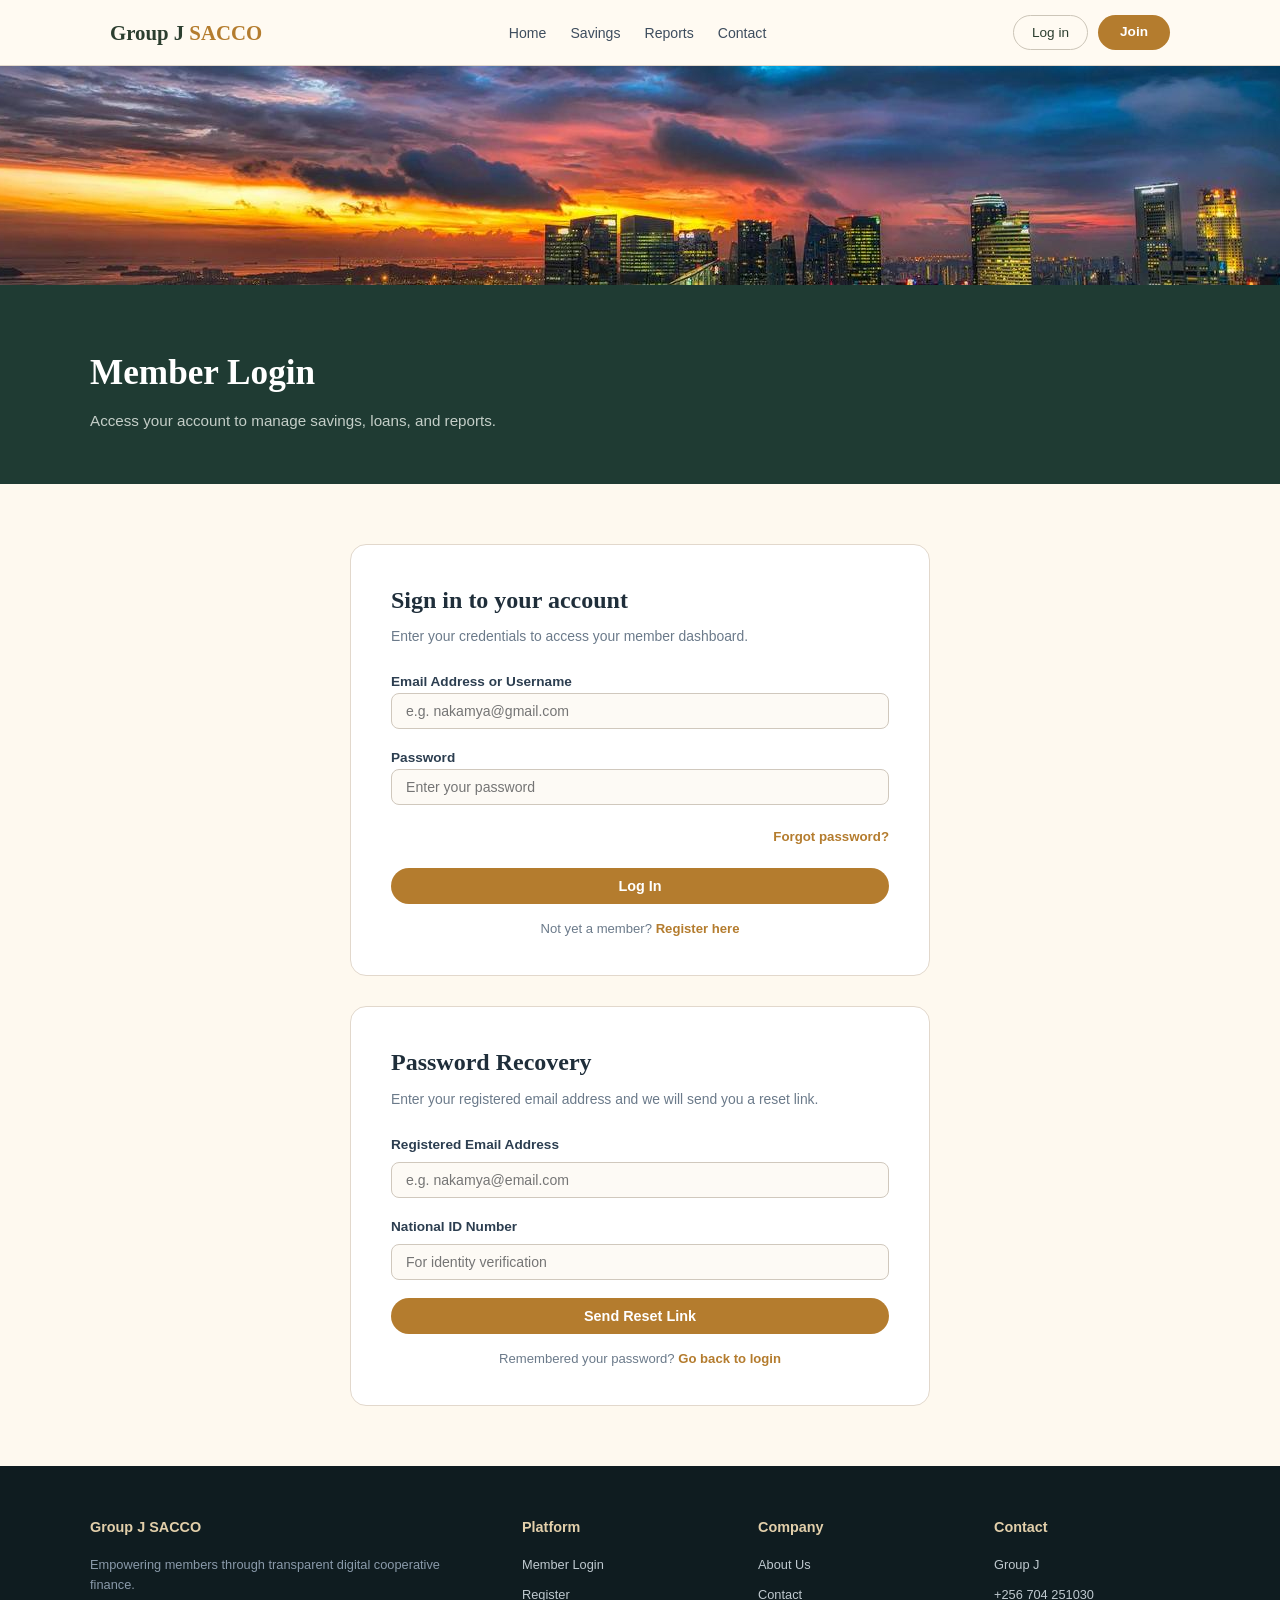
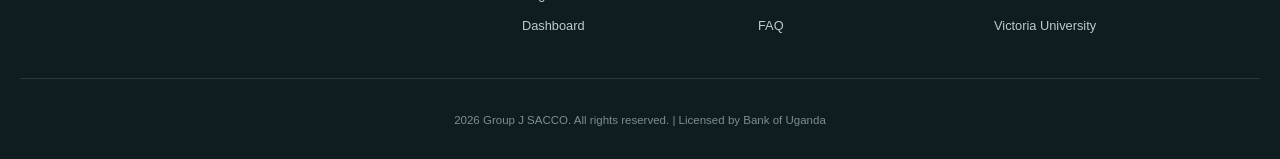
<file: login.html>
<!DOCTYPE html>
<html lang="en">
<head>
    <meta charset="UTF-8">
    <meta name="viewport" content="width=device-width, initial-scale=1.0">
  <title>Group J SACCO - Login</title>
  <link rel="stylesheet" href="styles.css">
</head>
<body>

<div class="top-bar">
  <div class="nav-wrap">
    <a href="index.html" class="site-name">Group J <span>SACCO</span></a>
    <ul class="nav-list">
      <li><a href="index.html">Home</a></li>
      <li><a href="savings.html">Savings</a></li>
      <li><a href="reports.html">Reports</a></li>
      <li><a href="contact.html">Contact</a></li>
    </ul>
    <div class="nav-btns">
      <a href="login.html" class="btn-out">Log in</a>
      <a href="register.html" class="btn-gold">Join</a>
    </div>
  </div>
</div>

<img src="857-1400x220.jpg"  class="page-banner-img">

<div class="page-header" style="margin-top:0;">
  <div class="page-header-inner">
    <h1>Member Login</h1>
    <p>Access your account to manage savings, loans, and reports.</p>
  </div>
</div>

<div class="container">
  <div class="form-wrap">
    <h2>Sign in to your account</h2>
    <p class="sub">Enter your credentials to access your member dashboard.</p>

    <div class="form-group">
      <label>
        Email Address or Username
        <input type="email" placeholder="e.g. nakamya@gmail.com">
      </label>
    </div>

    <div class="form-group">
      <label>
        Password
        <input type="password" placeholder="Enter your password">
      </label>
    </div>
    <div style="text-align:right;margin-bottom:20px;">
      <a href="#recovery" style="font-size:0.83rem;color:#b47c2e;text-decoration:none;font-weight:600;">Forgot password?</a>
    </div>
    <button class="btn-submit">Log In</button>
    <p class="form-note">Not yet a member? <a href="register.html">Register here</a></p>
  </div>
  <div class="form-wrap" id="recovery" style="margin-top:30px;">
    <h2>Password Recovery</h2>
    <p class="sub">Enter your registered email address and we will send you a reset link.</p>

    <div class="form-group">
      <label for="recovery_email">Registered Email Address</label>
      <input type="email" id="recovery_email" placeholder="e.g. nakamya@email.com">
    </div>
    <div class="form-group">
      <label for="recovery_id">National ID Number</label>
      <input type="text" id="recovery_id" placeholder="For identity verification">
    </div>

    <button class="btn-submit">Send Reset Link</button>
    <p class="form-note">Remembered your password? <a href="login.html">Go back to login</a></p>
  </div>
</div>


<footer class="footer">
  <div class="footer-grid">
    <div>
      <h4>Group J SACCO</h4>
      <p style="font-size:0.8rem;color:#8a9aaa;">Empowering members through transparent digital cooperative finance.</p>
    </div>
    <div class="footer-col">
      <h4>Platform</h4>
      <a href="login.html">Member Login</a>
      <a href="register.html">Register</a>
      <a href="dashboard.html">Dashboard</a>
    </div>
    <div class="footer-col">
      <h4>Company</h4>
      <a href="index.html#about">About Us</a>
      <a href="contact.html">Contact</a>
      <a href="contact.html#faq">FAQ</a>
    </div>
    <div class="footer-col">
      <h4>Contact</h4>
      <span>Group J</span>
      <span>+256 704 251030</span>
      <span>Victoria University</span>
    </div>
  </div>
  <div class="footer-bottom">
    <p> 2026 Group J SACCO. All rights reserved. | Licensed by Bank of Uganda</p>
  </div>
</footer>

</body>
</html>
</file>
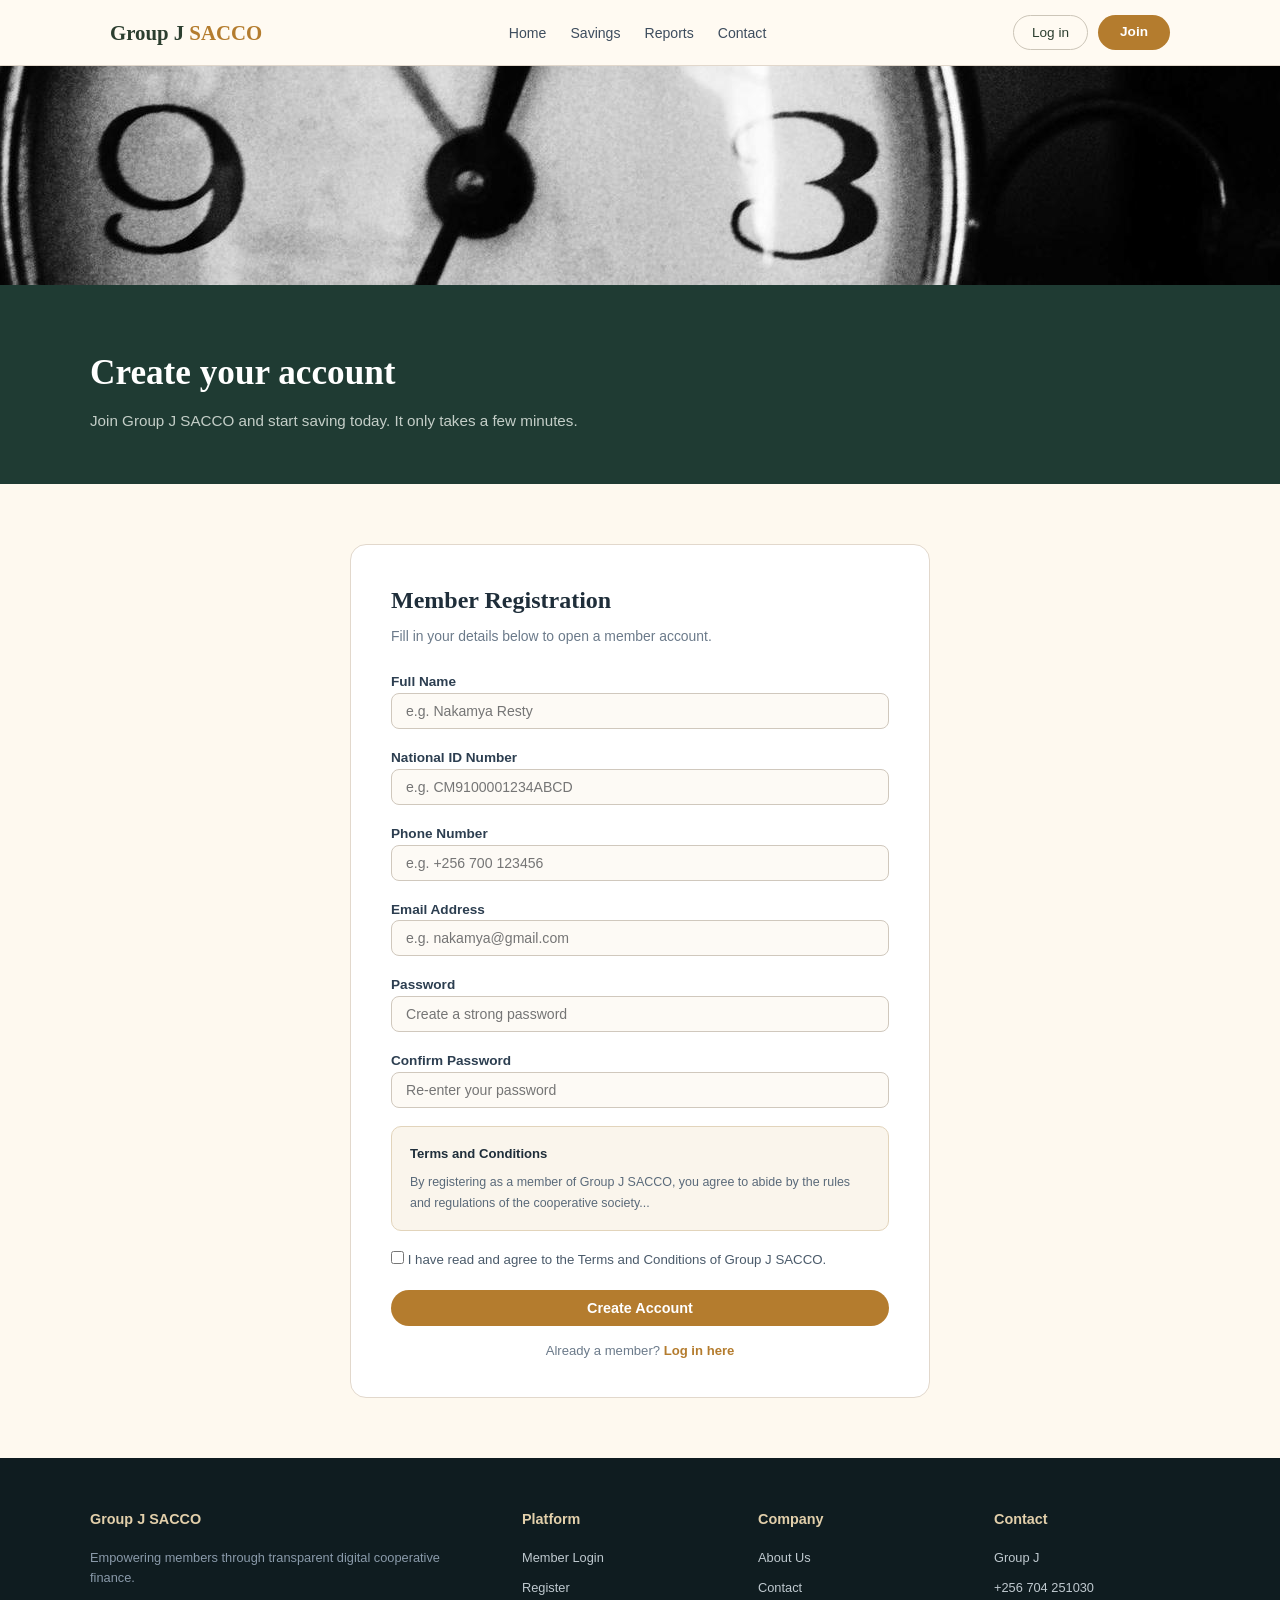
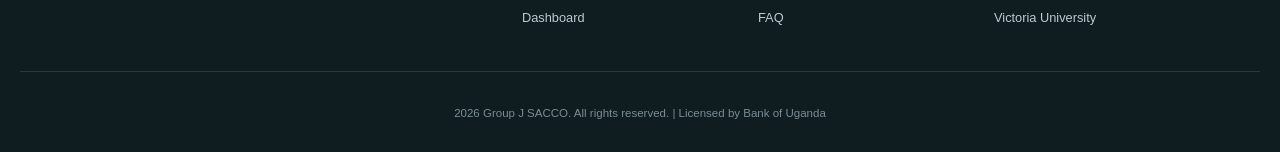
<file: register.html>
<!DOCTYPE html>
<html lang="en">
<head>
    <meta charset="UTF-8">
    <meta name="viewport" content="width=device-width, initial-scale=1.0">
  <title>Group J SACCO - Register</title>
  <link rel="stylesheet" href="styles.css">
</head>
<body>

<div class="top-bar">
  <div class="nav-wrap">
    <a href="index.html" class="site-name">Group J <span>SACCO</span></a>
    <ul class="nav-list">
      <li><a href="index.html">Home</a></li>
      <li><a href="savings.html">Savings</a></li>
      <li><a href="reports.html">Reports</a></li>
      <li><a href="contact.html">Contact</a></li>
    </ul>
    <div class="nav-btns">
      <a href="login.html" class="btn-out">Log in</a>
      <a href="register.html" class="btn-gold">Join</a>
    </div>
  </div>
</div>

<img src="175-1400x220.jpg"  class="page-banner-img">

<div class="page-header" style="margin-top:0;">
  <div class="page-header-inner">
    <h1>Create your account</h1>
    <p>Join Group J SACCO and start saving today. It only takes a few minutes.</p>
  </div>
</div>

<div class="container">
  <div class="form-wrap">
    <h2>Member Registration</h2>
    <p class="sub">Fill in your details below to open a member account.</p>

    <div class="form-group">
      <label>
        Full Name
        <input type="text" placeholder="e.g. Nakamya Resty">
      </label>
    </div>

    <div class="form-group">
      <label>
        National ID Number
        <input type="text" placeholder="e.g. CM9100001234ABCD">
      </label>
    </div>

    <div class="form-group">
      <label>
        Phone Number
        <input type="text" placeholder="e.g. +256 700 123456">
      </label>
    </div>

    <div class="form-group">
      <label>
        Email Address
        <input type="email" placeholder="e.g. nakamya@gmail.com">
      </label>
    </div>

    <div class="form-group">
      <label>
        Password
        <input type="password" placeholder="Create a strong password">
      </label>
    </div>

    <div class="form-group">
      <label>
        Confirm Password
        <input type="password" placeholder="Re-enter your password">
      </label>
    </div>

    <div style="background:#faf5ec;border:1px solid #e2d4bb;border-radius:10px;padding:16px 18px;margin-bottom:18px;">
      <p style="font-size:0.82rem;font-weight:700;color:#1f2e3a;margin-bottom:8px;">Terms and Conditions</p>
      <p style="font-size:0.78rem;color:#5a6a7a;line-height:1.7;">
        By registering as a member of Group J SACCO, you agree to abide by the rules and regulations of the cooperative society...
      </p>
    </div>

    <div class="form-check">
      <label>
        <input type="checkbox">
        I have read and agree to the Terms and Conditions of Group J SACCO.
      </label>
    </div>

    <button class="btn-submit">Create Account</button>
    <p class="form-note">Already a member? <a href="login.html">Log in here</a></p>
  </div>
</div>


<footer class="footer">
  <div class="footer-grid">
    <div>
      <h4>Group J SACCO</h4>
      <p style="font-size:0.8rem;color:#8a9aaa;">Empowering members through transparent digital cooperative finance.</p>
    </div>
    <div class="footer-col">
      <h4>Platform</h4>
      <a href="login.html">Member Login</a>
      <a href="register.html">Register</a>
      <a href="dashboard.html">Dashboard</a>
    </div>
    <div class="footer-col">
      <h4>Company</h4>
      <a href="index.html#about">About Us</a>
      <a href="contact.html">Contact</a>
      <a href="contact.html#faq">FAQ</a>
    </div>
    <div class="footer-col">
      <h4>Contact</h4>
      <span>Group J</span>
      <span>+256 704 251030</span>
      <span>Victoria University</span>
    </div>
  </div>
  <div class="footer-bottom">
    <p> 2026 Group J SACCO. All rights reserved. | Licensed by Bank of Uganda</p>
  </div>
</footer>

</body>
</html>
</file>
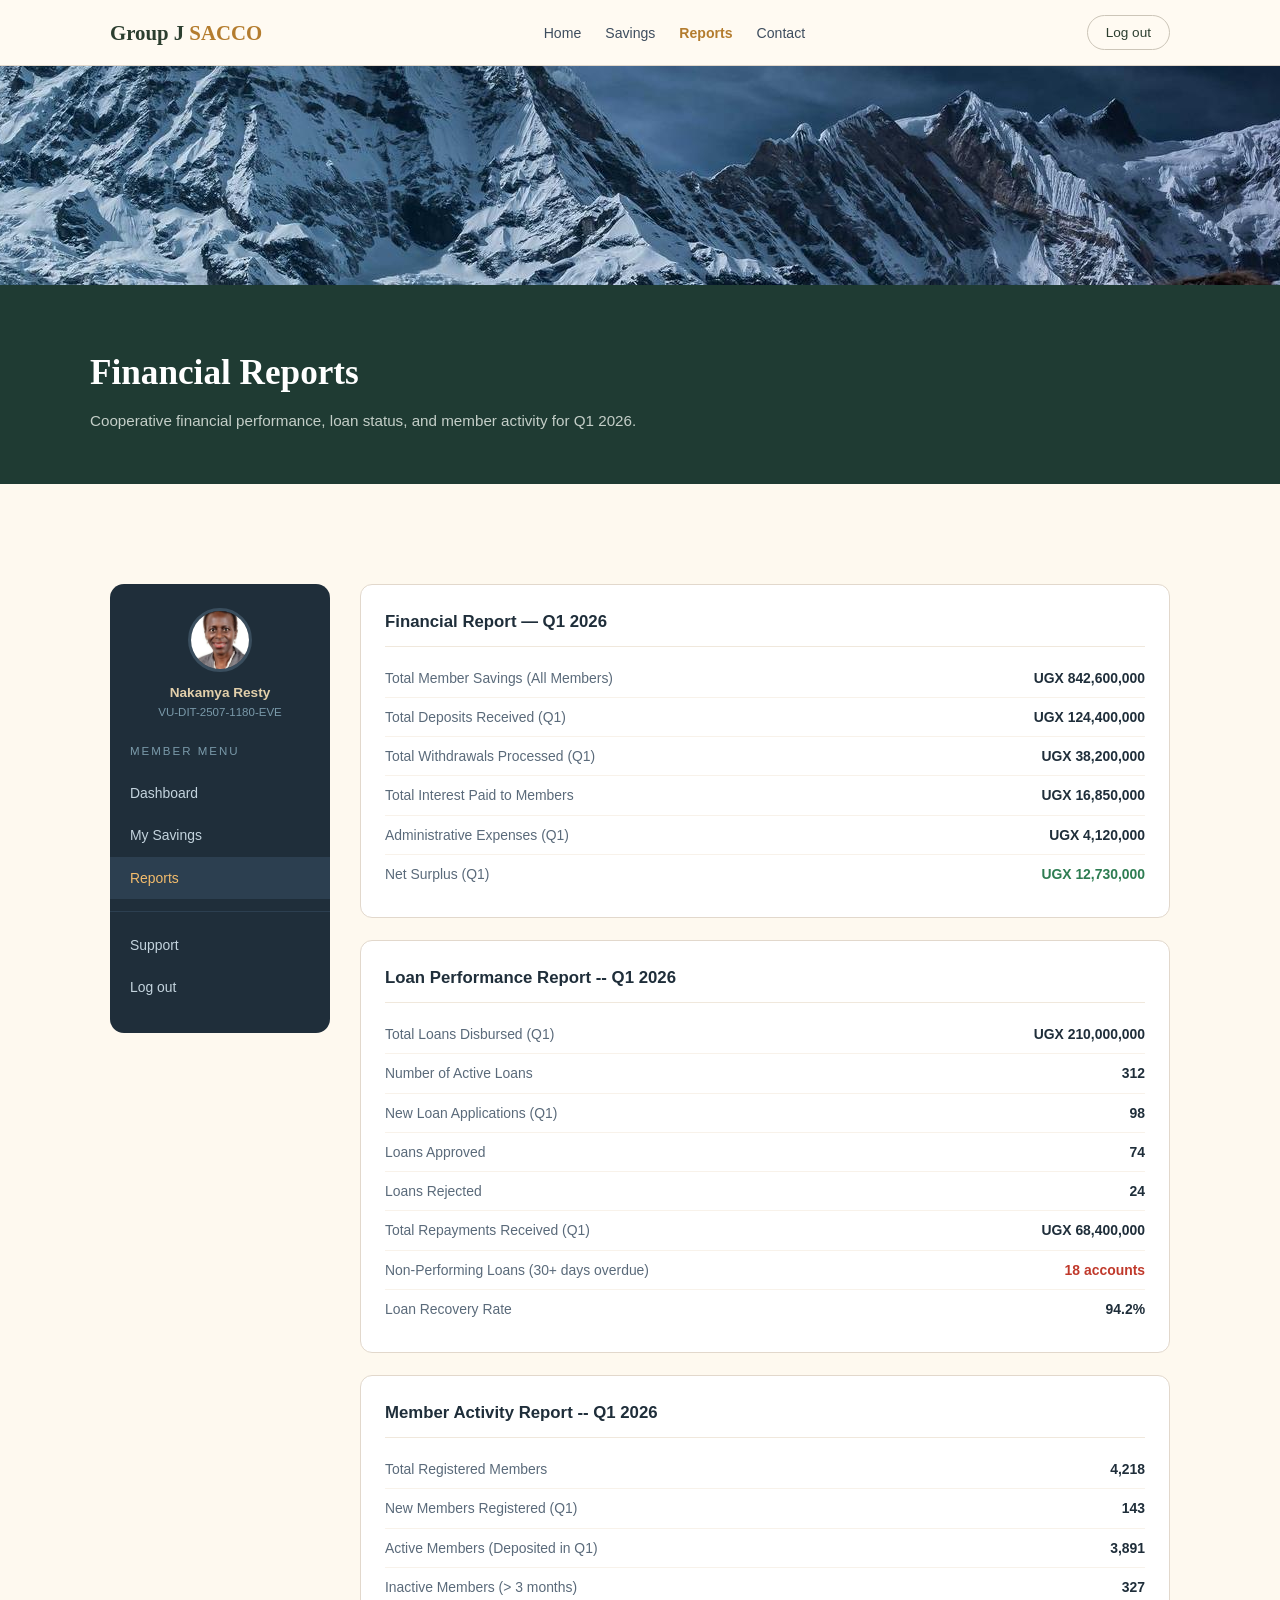
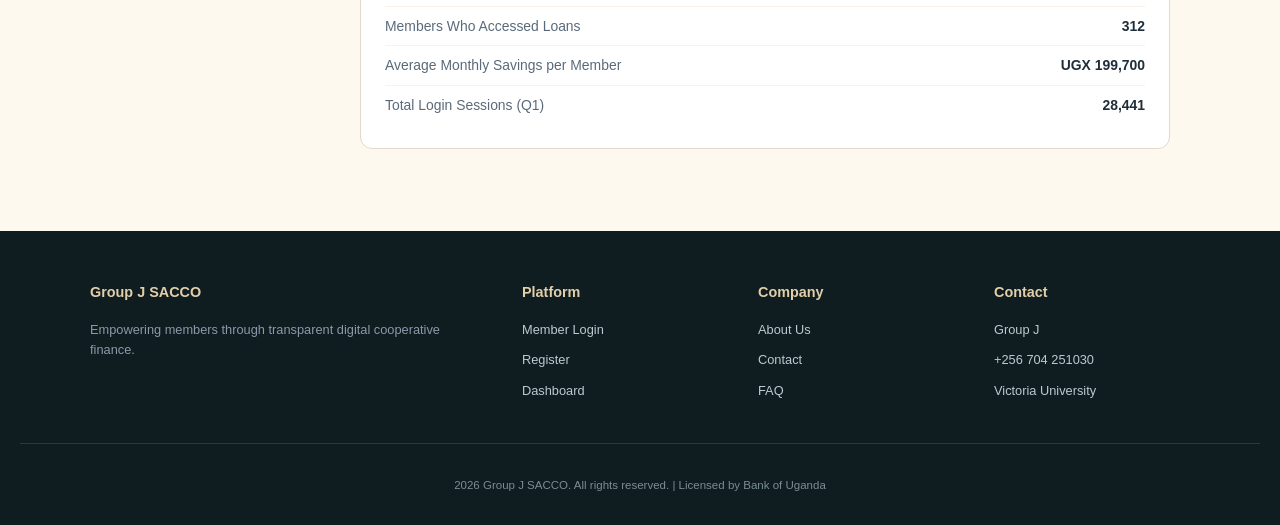
<file: reports.html>
<!DOCTYPE html>
<html lang="en">
<head>
    <meta charset="UTF-8">
    <meta name="viewport" content="width=device-width, initial-scale=1.0">
  <title>Group J SACCO - Reports</title>
  <link rel="stylesheet" href="styles.css">
</head>
<body>

<div class="top-bar">
  <div class="nav-wrap">
    <a href="index.html" class="site-name">Group J <span>SACCO</span></a>
    <ul class="nav-list">
      <li><a href="index.html">Home</a></li>
      <li><a href="savings.html">Savings</a></li>
      <li><a href="reports.html" class="active">Reports</a></li>
      <li><a href="contact.html">Contact</a></li>
    </ul>
    <div class="nav-btns">
      <a href="login.html" class="btn-out">Log out</a>
    </div>
  </div>
</div>

<img src="684-1400x220.jpg" class="page-banner-img">

<div class="page-header" style="margin-top:0;">
  <div class="page-header-inner">
    <h1>Financial Reports</h1>
    <p>Cooperative financial performance, loan status, and member activity for Q1 2026.</p>
  </div>
</div>

<div class="dash-layout">

  <div class="sidebar">
    <div style="text-align:center;padding:0 20px 20px;">
      <img src="nakamya.png" style="width:64px;height:64px;border-radius:50%;object-fit:cover;border:3px solid #3a4e5e;display:block;margin:0 auto 10px;">
      <div style="color:#e2cfaa;font-size:0.85rem;font-weight:600;">Nakamya Resty</div>
      <div style="color:#7a9aaa;font-size:0.72rem;">VU-DIT-2507-1180-EVE</div>
    </div>
    <div class="sidebar-title">Member Menu</div>
    <a href="dashboard.html">Dashboard</a>
    <a href="savings.html">My Savings</a>
    <a href="reports.html" class="active">Reports</a>
    <hr class="sidebar-divider">
    <a href="contact.html">Support</a>
    <a href="login.html">Log out</a>
  </div>

  <div class="dash-main">

    <div class="report-card">
      <h3>Financial Report &mdash; Q1 2026</h3>
      <div class="report-row"><span class="r-label">Total Member Savings (All Members)</span><span class="r-value">UGX 842,600,000</span></div>
      <div class="report-row"><span class="r-label">Total Deposits Received (Q1)</span><span class="r-value">UGX 124,400,000</span></div>
      <div class="report-row"><span class="r-label">Total Withdrawals Processed (Q1)</span><span class="r-value">UGX 38,200,000</span></div>
      <div class="report-row"><span class="r-label">Total Interest Paid to Members</span><span class="r-value">UGX 16,850,000</span></div>
      <div class="report-row"><span class="r-label">Administrative Expenses (Q1)</span><span class="r-value">UGX 4,120,000</span></div>
      <div class="report-row"><span class="r-label">Net Surplus (Q1)</span><span class="r-value" style="color:#2e7d52;">UGX 12,730,000</span></div>
    </div>

    <div class="report-card">
      <h3>Loan Performance Report -- Q1 2026</h3>
      <div class="report-row"><span class="r-label">Total Loans Disbursed (Q1)</span><span class="r-value">UGX 210,000,000</span></div>
      <div class="report-row"><span class="r-label">Number of Active Loans</span><span class="r-value">312</span></div>
      <div class="report-row"><span class="r-label">New Loan Applications (Q1)</span><span class="r-value">98</span></div>
      <div class="report-row"><span class="r-label">Loans Approved</span><span class="r-value">74</span></div>
      <div class="report-row"><span class="r-label">Loans Rejected</span><span class="r-value">24</span></div>
      <div class="report-row"><span class="r-label">Total Repayments Received (Q1)</span><span class="r-value">UGX 68,400,000</span></div>
      <div class="report-row"><span class="r-label">Non-Performing Loans (30+ days overdue)</span><span class="r-value" style="color:#c0392b;">18 accounts</span></div>
      <div class="report-row"><span class="r-label">Loan Recovery Rate</span><span class="r-value">94.2%</span></div>
    </div>

    <div class="report-card">
      <h3>Member Activity Report -- Q1 2026</h3>
      <div class="report-row"><span class="r-label">Total Registered Members</span><span class="r-value">4,218</span></div>
      <div class="report-row"><span class="r-label">New Members Registered (Q1)</span><span class="r-value">143</span></div>
      <div class="report-row"><span class="r-label">Active Members (Deposited in Q1)</span><span class="r-value">3,891</span></div>
      <div class="report-row"><span class="r-label">Inactive Members (> 3 months)</span><span class="r-value">327</span></div>
      <div class="report-row"><span class="r-label">Members Who Accessed Loans</span><span class="r-value">312</span></div>
      <div class="report-row"><span class="r-label">Average Monthly Savings per Member</span><span class="r-value">UGX 199,700</span></div>
      <div class="report-row"><span class="r-label">Total Login Sessions (Q1)</span><span class="r-value">28,441</span></div>
    </div>

  </div>
</div>

<footer class="footer">
  <div class="footer-grid">
    <div>
      <h4>Group J SACCO</h4>
      <p style="font-size:0.8rem;color:#8a9aaa;">Empowering members through transparent digital cooperative finance.</p>
    </div>
    <div class="footer-col">
      <h4>Platform</h4>
      <a href="login.html">Member Login</a>
      <a href="register.html">Register</a>
      <a href="dashboard.html">Dashboard</a>
    </div>
    <div class="footer-col">
      <h4>Company</h4>
      <a href="index.html#about">About Us</a>
      <a href="contact.html">Contact</a>
      <a href="contact.html#faq">FAQ</a>
    </div>
    <div class="footer-col">
      <h4>Contact</h4>
      <span>Group J</span>
      <span>+256 704 251030</span>
      <span>Victoria University</span>
    </div>
  </div>
  <div class="footer-bottom">
    <p> 2026 Group J SACCO. All rights reserved. | Licensed by Bank of Uganda</p>
  </div>
</footer>

</body>
</html>
</file>
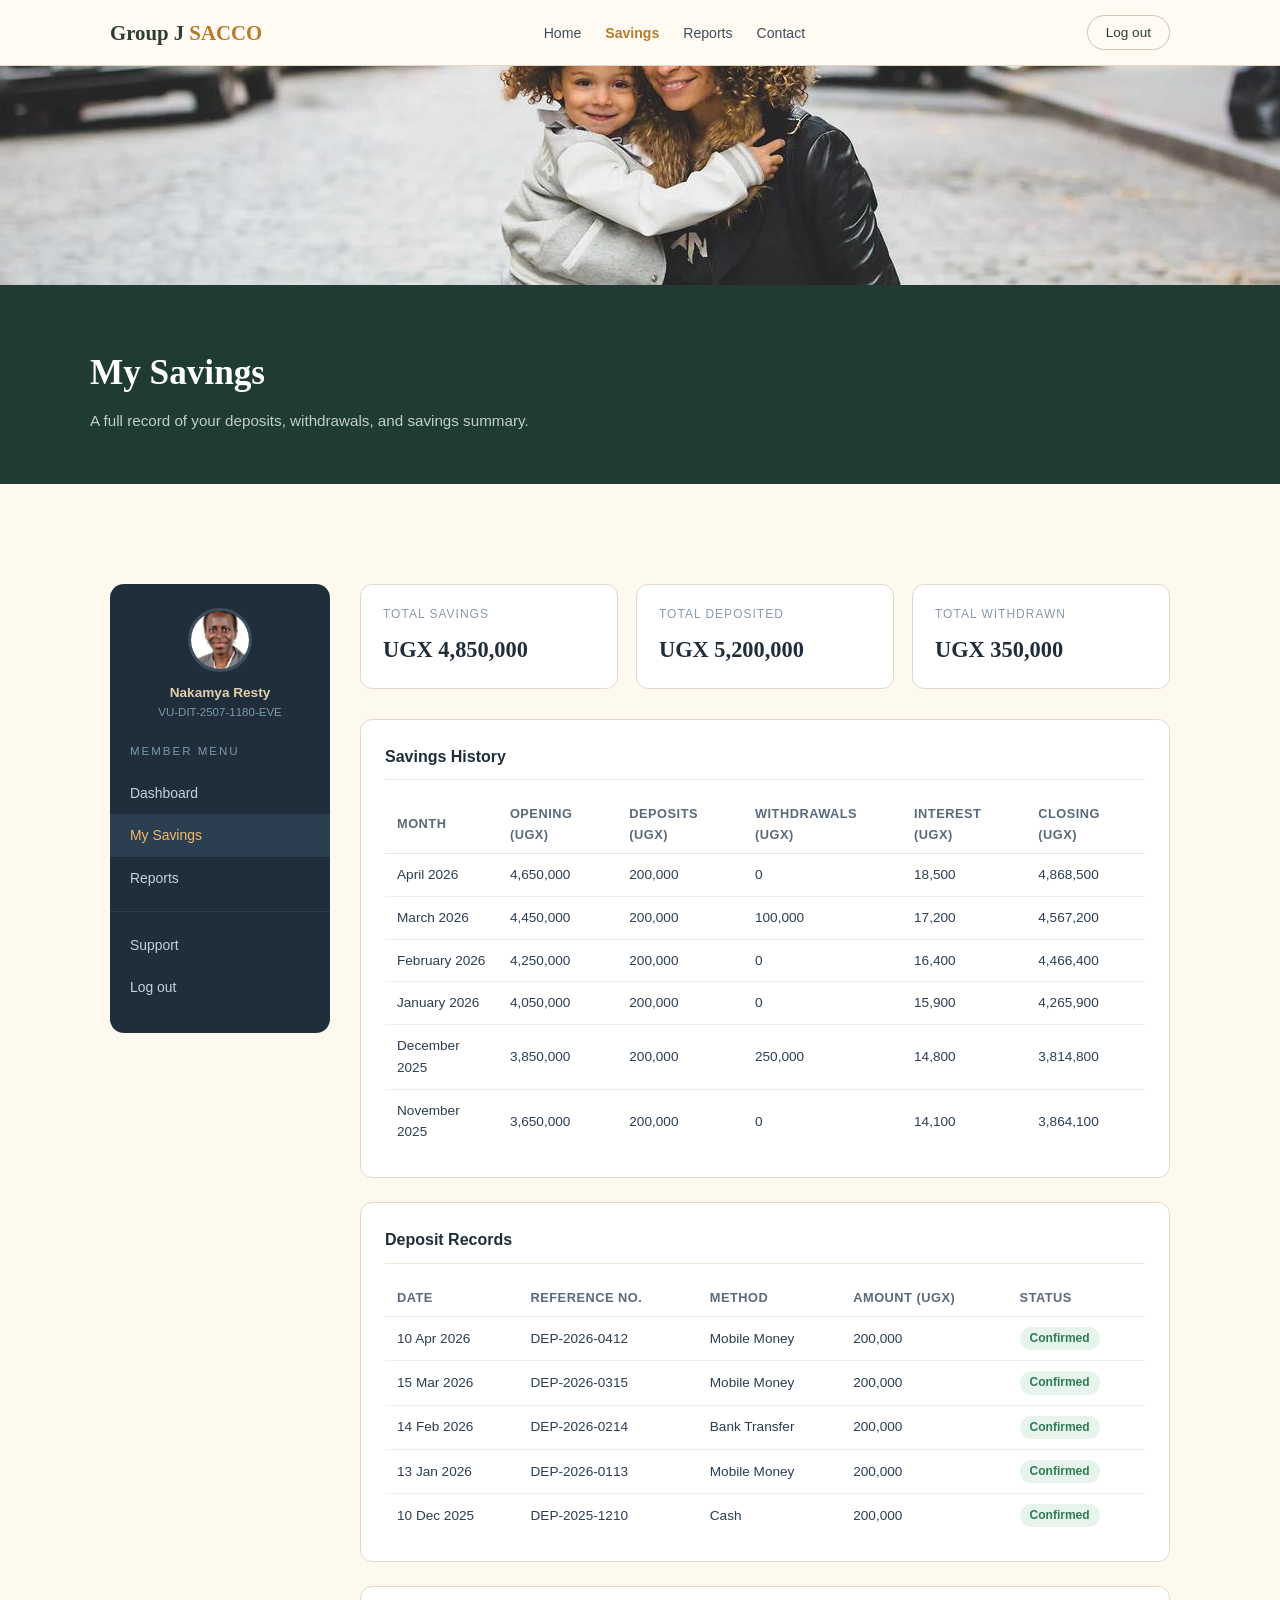
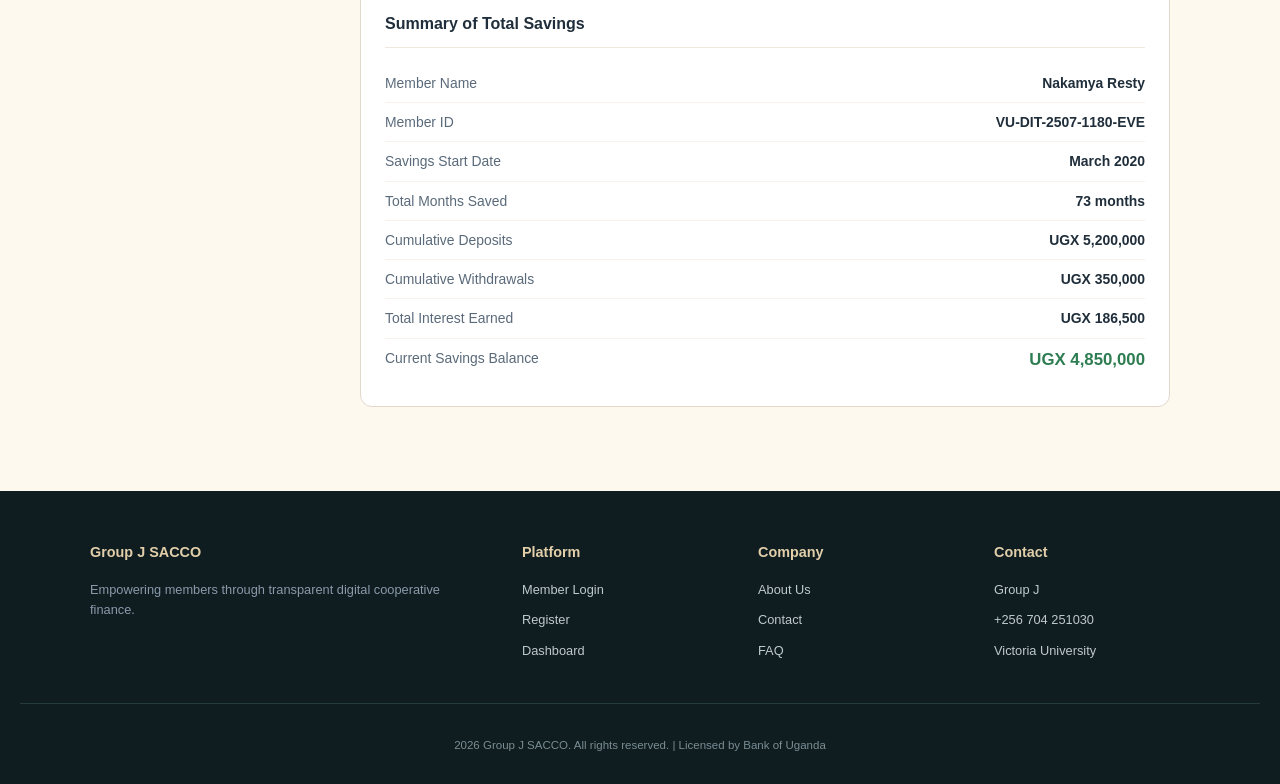
<file: savings.html>
<!DOCTYPE html>
<html lang="en">
<head>
    <meta charset="UTF-8">
    <meta name="viewport" content="width=device-width, initial-scale=1.0">
  <title>Group J SACCO - Savings</title>
  <link rel="stylesheet" href="styles.css">
</head>
<body>

<div class="top-bar">
  <div class="nav-wrap">
    <a href="index.html" class="site-name">Group J <span>SACCO</span></a>
    <ul class="nav-list">
      <li><a href="index.html">Home</a></li>
      <li><a href="savings.html" class="active">Savings</a></li>
      <li><a href="reports.html">Reports</a></li>
      <li><a href="contact.html">Contact</a></li>
    </ul>
    <div class="nav-btns">
      <a href="login.html" class="btn-out">Log out</a>
    </div>
  </div>
</div>

<img src="838-1400x220.jpg" class="page-banner-img">

<div class="page-header" style="margin-top:0;">
  <div class="page-header-inner">
    <h1>My Savings</h1>
    <p>A full record of your deposits, withdrawals, and savings summary.</p>
  </div>
</div>

<div class="dash-layout">

  <div class="sidebar">
    <div style="text-align:center;padding:0 20px 20px;">
      <img src="nakamya.png" style="width:64px;height:64px;border-radius:50%;object-fit:cover;border:3px solid #3a4e5e;display:block;margin:0 auto 10px;">
      <div style="color:#e2cfaa;font-size:0.85rem;font-weight:600;">Nakamya Resty</div>
      <div style="color:#7a9aaa;font-size:0.72rem;">VU-DIT-2507-1180-EVE</div>
    </div>
    <div class="sidebar-title">Member Menu</div>
    <a href="dashboard.html">Dashboard</a>
    <a href="savings.html" class="active">My Savings</a>
    <a href="reports.html">Reports</a>
    <hr class="sidebar-divider">
    <a href="contact.html">Support</a>
    <a href="login.html">Log out</a>
  </div>

  <div class="dash-main">

    <div class="savings-summary">
      <div class="sum-card">
        <div class="label">Total Savings</div>
        <div class="value">UGX 4,850,000</div>
      </div>
      <div class="sum-card">
        <div class="label">Total Deposited</div>
        <div class="value">UGX 5,200,000</div>
      </div>
      <div class="sum-card">
        <div class="label">Total Withdrawn</div>
        <div class="value">UGX 350,000</div>
      </div>
    </div>

    <div class="section-box">
      <h3>Savings History</h3>
      <table>
        <thead>
          <tr>
            <th>Month</th>
            <th>Opening (UGX)</th>
            <th>Deposits (UGX)</th>
            <th>Withdrawals (UGX)</th>
            <th>Interest (UGX)</th>
            <th>Closing (UGX)</th>
          </tr>
        </thead>
        <tbody>
          <tr>
            <td>April 2026</td><td>4,650,000</td><td>200,000</td><td>0</td><td>18,500</td><td>4,868,500</td>
          </tr>
          <tr>
            <td>March 2026</td><td>4,450,000</td><td>200,000</td><td>100,000</td><td>17,200</td><td>4,567,200</td>
          </tr>
          <tr>
            <td>February 2026</td><td>4,250,000</td><td>200,000</td><td>0</td><td>16,400</td><td>4,466,400</td>
          </tr>
          <tr>
            <td>January 2026</td><td>4,050,000</td><td>200,000</td><td>0</td><td>15,900</td><td>4,265,900</td>
          </tr>
          <tr>
            <td>December 2025</td><td>3,850,000</td><td>200,000</td><td>250,000</td><td>14,800</td><td>3,814,800</td>
          </tr>
          <tr>
            <td>November 2025</td><td>3,650,000</td><td>200,000</td><td>0</td><td>14,100</td><td>3,864,100</td>
          </tr>
        </tbody>
      </table>
    </div>

    <div class="section-box">
      <h3>Deposit Records</h3>
      <table>
        <thead>
          <tr>
            <th>Date</th>
            <th>Reference No.</th>
            <th>Method</th>
            <th>Amount (UGX)</th>
            <th>Status</th>
          </tr>
        </thead>
        <tbody>
          <tr>
            <td>10 Apr 2026</td><td>DEP-2026-0412</td><td>Mobile Money</td><td>200,000</td>
            <td><span class="badge badge-green">Confirmed</span></td>
          </tr>
          <tr>
            <td>15 Mar 2026</td><td>DEP-2026-0315</td><td>Mobile Money</td><td>200,000</td>
            <td><span class="badge badge-green">Confirmed</span></td>
          </tr>
          <tr>
            <td>14 Feb 2026</td><td>DEP-2026-0214</td><td>Bank Transfer</td><td>200,000</td>
            <td><span class="badge badge-green">Confirmed</span></td>
          </tr>
          <tr>
            <td>13 Jan 2026</td><td>DEP-2026-0113</td><td>Mobile Money</td><td>200,000</td>
            <td><span class="badge badge-green">Confirmed</span></td>
          </tr>
          <tr>
            <td>10 Dec 2025</td><td>DEP-2025-1210</td><td>Cash</td><td>200,000</td>
            <td><span class="badge badge-green">Confirmed</span></td>
          </tr>
        </tbody>
      </table>
    </div>

    <div class="section-box">
      <h3>Summary of Total Savings</h3>
      <div class="report-row"><span class="r-label">Member Name</span><span class="r-value">Nakamya Resty</span></div>
      <div class="report-row"><span class="r-label">Member ID</span><span class="r-value">VU-DIT-2507-1180-EVE</span></div>
      <div class="report-row"><span class="r-label">Savings Start Date</span><span class="r-value">March 2020</span></div>
      <div class="report-row"><span class="r-label">Total Months Saved</span><span class="r-value">73 months</span></div>
      <div class="report-row"><span class="r-label">Cumulative Deposits</span><span class="r-value">UGX 5,200,000</span></div>
      <div class="report-row"><span class="r-label">Cumulative Withdrawals</span><span class="r-value">UGX 350,000</span></div>
      <div class="report-row"><span class="r-label">Total Interest Earned</span><span class="r-value">UGX 186,500</span></div>
      <div class="report-row"><span class="r-label">Current Savings Balance</span><span class="r-value" style="color:#2e7d52;font-size:1.05rem;">UGX 4,850,000</span></div>
    </div>

  </div>
</div>

<footer class="footer">
  <div class="footer-grid">
    <div>
      <h4>Group J SACCO</h4>
      <p style="font-size:0.8rem;color:#8a9aaa;">Empowering members through transparent digital cooperative finance.</p>
    </div>
    <div class="footer-col">
      <h4>Platform</h4>
      <a href="login.html">Member Login</a>
      <a href="register.html">Register</a>
      <a href="dashboard.html">Dashboard</a>
    </div>
    <div class="footer-col">
      <h4>Company</h4>
      <a href="index.html#about">About Us</a>
      <a href="contact.html">Contact</a>
      <a href="contact.html#faq">FAQ</a>
    </div>
    <div class="footer-col">
      <h4>Contact</h4>
      <span>Group J</span>
      <span>+256 704 251030</span>
      <span>Victoria University</span>
    </div>
  </div>
  <div class="footer-bottom">
    <p> 2026 Group J SACCO. All rights reserved. | Licensed by Bank of Uganda</p>
  </div>
</footer>

</body>
</html>
</file>
<file: styles.css>
* {
  margin: 0;
  padding: 0;
  box-sizing: border-box;
}

body {
  font-family: 'Segoe UI', Tahoma, Geneva, Verdana, sans-serif;
  background: #fef9ef;
  color: #1a2a3a;
  line-height: 1.6;
}


.top-bar {
  position: fixed;
  top: 0;
  left: 0;
  width: 100%;
  background: #fffaf2;
  border-bottom: 1px solid #e2d8cc;
  z-index: 100;
}

.nav-wrap {
  max-width: 1100px;
  margin: 0 auto;
  padding: 0 20px;
  display: flex;
  align-items: center;
  justify-content: space-between;
  height: 65px;
}

.site-name {
  font-size: 1.3rem;
  font-weight: bold;
  font-family: 'Georgia', serif;
  text-decoration: none;
  color: #2c3e2f;
}

.site-name span {
  color: #b47c2e;
}

.nav-list {
  display: flex;
  gap: 24px;
  list-style: none;
}

.nav-list a {
  text-decoration: none;
  color: #3e4d5e;
  font-weight: 500;
  font-size: 0.88rem;
}

.nav-list a:hover { color: #b47c2e; }
.nav-list a.active { color: #b47c2e; font-weight: 700; }

.nav-btns { display: flex; gap: 10px; }

.btn-out {
  border: 1px solid #ccc5b8;
  background: transparent;
  padding: 6px 18px;
  border-radius: 30px;
  text-decoration: none;
  color: #2c3e2f;
  font-size: 0.85rem;
}

.btn-gold {
  background: #b47c2e;
  border: none;
  padding: 6px 22px;
  border-radius: 30px;
  text-decoration: none;
  color: white;
  font-weight: 600;
  font-size: 0.85rem;
  cursor: pointer;
}


.page-header {
  background: #1f3b33;
  padding: 60px 20px 50px;
  margin-top: 65px;
}

.page-header-inner {
  max-width: 1100px;
  margin: 0 auto;
}

.page-header h1 {
  font-size: 2.2rem;
  font-family: 'Georgia', serif;
  color: white;
  margin-bottom: 8px;
}

.page-header p {
  color: #c4cec8;
  font-size: 0.95rem;
}

.hero-area {
  background: #1f3b33;
  background-image: url('296-1400x600.jpg');
  background-size: cover;
  background-position: center;
  margin-top: 65px;
  padding: 90px 20px 80px;
  position: relative;
}

.hero-area::before {
  content: '';
  position: absolute;
  inset: 0;
  background: rgba(20, 48, 36, 0.72);
}

.hero-box {
  max-width: 1100px;
  margin: 0 auto;
  position: relative;
  z-index: 1;
}

.hero-box h1 {
  font-size: 2.8rem;
  font-family: 'Georgia', serif;
  color: white;
  line-height: 1.2;
  margin-bottom: 18px;
}

.hero-box h1 i { color: #f3bc6c; font-style: normal; }

.hero-box p {
  font-size: 1rem;
  color: #d4d9ce;
  max-width: 520px;
  margin-bottom: 28px;
}

.hero-buttons { display: flex; gap: 14px; }

.btn-solid {
  background: #b47c2e;
  padding: 10px 28px;
  border-radius: 40px;
  color: white;
  font-weight: 600;
  text-decoration: none;
}

.btn-light {
  border: 2px solid rgba(255,245,215,0.7);
  padding: 8px 26px;
  border-radius: 40px;
  color: white;
  text-decoration: none;
  font-weight: 500;
}


.container {
  max-width: 1100px;
  margin: 0 auto;
  padding: 60px 20px;
}

.section-head {
  text-align: center;
  margin-bottom: 40px;
}

.section-head h3 {
  font-size: 0.8rem;
  text-transform: uppercase;
  letter-spacing: 2px;
  color: #b47c2e;
  margin-bottom: 8px;
}

.section-head h2 {
  font-size: 1.9rem;
  font-family: 'Georgia', serif;
  color: #1f2e3a;
}


.cards {
  display: grid;
  grid-template-columns: repeat(3, 1fr);
  gap: 24px;
}

.card {
  background: white;
  border-radius: 14px;
  overflow: hidden;
  border: 1px solid #e9e0d4;
  box-shadow: 0 2px 6px rgba(0,0,0,0.03);
}

.card-img {
  width: 100%;
  height: 170px;
  object-fit: cover;
  display: block;
}

.card-body {
  padding: 20px 22px 22px;
}

.card h3 {
  font-size: 1.05rem;
  margin: 18px 22px 6px;
  color: #1f2e3a;
}

.card p {
  color: #5f6c7c;
  font-size: 0.87rem;
  margin: 6px 22px 14px;
  line-height: 1.5;
}

.card-link {
  display: inline-block;
  margin: 0 22px 20px;
  text-decoration: none;
  color: #b47c2e;
  font-weight: 600;
  font-size: 0.85rem;
}


.hiw-row {
  background: #f0ebe3;
  padding: 60px 20px;
}

.hiw-flex {
  max-width: 1100px;
  margin: 0 auto;
  display: flex;
  gap: 50px;
  align-items: center;
}

.hiw-left { flex: 1; }

.step-item {
  display: flex;
  gap: 18px;
  margin-bottom: 24px;
}

.step-number {
  font-size: 1.7rem;
  font-weight: bold;
  color: #c9974b;
  font-family: monospace;
  min-width: 44px;
}

.step-text h4 { font-size: 1rem; margin-bottom: 4px; }
.step-text p { font-size: 0.85rem; color: #5b6674; }

.hiw-right { flex: 0.9; }

.hiw-img {
  width: 100%;
  border-radius: 18px;
  display: block;
  object-fit: cover;
  height: 340px;
}


.testi-grid {
  display: grid;
  grid-template-columns: repeat(3, 1fr);
  gap: 26px;
}

.testi {
  background: white;
  border-radius: 18px;
  padding: 24px;
  border: 1px solid #e7dfd3;
}

.testi.dark {
  background: #1f2e3a;
  color: #f0ede7;
  border: none;
}

.testi p {
  font-style: italic;
  margin-bottom: 20px;
  font-size: 0.9rem;
}

.person { display: flex; align-items: center; gap: 12px; }

.avatar-photo {
  width: 44px;
  height: 44px;
  border-radius: 50%;
  object-fit: cover;
  flex-shrink: 0;
  border: 2px solid #e2d0b8;
}

.avatar-icon {
  width: 44px;
  height: 44px;
  background: #b47c2e;
  border-radius: 50%;
  display: flex;
  align-items: center;
  justify-content: center;
  font-weight: bold;
  color: white;
  font-size: 0.85rem;
  flex-shrink: 0;
}


.about-section {
  background: #fff;
  padding: 70px 20px 60px;
  border-top: 1px solid #e8dfd2;
}

.about-inner {
  max-width: 1100px;
  margin: 0 auto 50px;
  display: flex;
  gap: 50px;
  align-items: flex-start;
}

.about-text { flex: 1; }

.about-stats {
  display: flex;
  gap: 30px;
  margin-top: 10px;
}



.stat-num {
  font-size: 1.8rem;
  font-weight: bold;
  font-family: 'Georgia', serif;
  color: #b47c2e;
}

.stat-label {
  font-size: 0.78rem;
  color: #7a8a9a;
  text-transform: uppercase;
  letter-spacing: 1px;
}

.about-images {
  flex: 0.9;
  position: relative;
}

.about-img-main {
  width: 100%;
  border-radius: 14px;
  display: block;
  object-fit: cover;
  height: 280px;
}

.about-img-small {
  width: 160px;
  height: 120px;
  object-fit: cover;
  border-radius: 10px;
  position: absolute;
  bottom: -24px;
  left: -24px;
  border: 4px solid #fef9ef;
  box-shadow: 0 4px 14px rgba(0,0,0,0.12);
}

.mvv-row {
  max-width: 1100px;
  margin: 0 auto;
  display: grid;
  grid-template-columns: repeat(3, 1fr);
  gap: 28px;
  padding-top: 30px;
  border-top: 1px solid #ede5d8;
}

.mvv-card {
  background: #faf5ed;
  border-radius: 12px;
  padding: 24px 22px;
  border: 1px solid #e8ddd0;
}

.mvv-icon {
  width: 52px;
  height: 52px;
  border-radius: 50%;
  object-fit: cover;
  margin-bottom: 12px;
  display: block;
}

.mvv-card h4 {
  font-size: 1rem;
  margin-bottom: 8px;
  color: #1f2e3a;
}

.mvv-card p {
  font-size: 0.85rem;
  color: #5a6a7a;
  line-height: 1.6;
}


.cta-block {
  background: #c68b3c;
  text-align: center;
  padding: 60px 20px;
}

.cta-block h2 {
  font-size: 1.9rem;
  font-family: 'Georgia', serif;
  color: #1f2a2a;
  margin-bottom: 12px;
}

.cta-block p { margin-bottom: 26px; color: #2c3a2f; }

.btn-dark-solid {
  background: #1f2e3a;
  padding: 10px 32px;
  border-radius: 40px;
  text-decoration: none;
  color: white;
  font-weight: 600;
  display: inline-block;
  margin: 0 6px;
}

.btn-out-dark {
  border: 2px solid #1f2e3a;
  background: transparent;
  padding: 8px 28px;
  border-radius: 40px;
  text-decoration: none;
  color: #1f2e3a;
  font-weight: 600;
  display: inline-block;
}


.footer {
  background: #0f1c20;
  padding: 50px 20px 30px;
  color: #bfc9cf;
}

.footer-grid {
  max-width: 1100px;
  margin: 0 auto;
  display: grid;
  grid-template-columns: 2fr 1fr 1fr 1fr;
  gap: 40px;
}

.footer h4 { color: #e2cfaa; font-size: 0.9rem; margin-bottom: 16px; }

.footer-col a,
.footer-col span {
  display: block;
  color: #bfc9cf;
  text-decoration: none;
  font-size: 0.8rem;
  margin-bottom: 10px;
}

.footer-col a:hover { color: #e2cfaa; }

.footer-bottom {
  text-align: center;
  padding-top: 32px;
  margin-top: 32px;
  border-top: 1px solid #253b3b;
  font-size: 0.72rem;
  color: #7a8e94;
}


.dash-layout {
  display: grid;
  grid-template-columns: 220px 1fr;
  gap: 30px;
  max-width: 1100px;
  margin: 0 auto;
  padding: 100px 20px 60px;
}

.sidebar {
  background: #1f2e3a;
  border-radius: 14px;
  padding: 24px 0;
  height: fit-content;
}

.sidebar-title {
  font-size: 0.72rem;
  text-transform: uppercase;
  letter-spacing: 2px;
  color: #7a9aaa;
  padding: 0 20px;
  margin-bottom: 12px;
}

.sidebar a {
  display: block;
  padding: 10px 20px;
  text-decoration: none;
  color: #c4d4de;
  font-size: 0.87rem;
}

.sidebar a:hover,
.sidebar a.active { background: #2c3f50; color: #f3bc6c; }

.sidebar-divider { border: none; border-top: 1px solid #2c3f50; margin: 12px 0; }

.dash-greeting { margin-bottom: 24px; }

.dash-greeting h2 {
  font-size: 1.5rem;
  font-family: 'Georgia', serif;
  color: #1f2e3a;
}

.dash-greeting p { color: #6b7a8a; font-size: 0.87rem; }

.summary-cards {
  display: grid;
  grid-template-columns: repeat(3, 1fr);
  gap: 18px;
  margin-bottom: 30px;
}

.sum-card {
  background: white;
  border: 1px solid #e2d8cc;
  border-radius: 12px;
  padding: 20px 22px;
}

.sum-card .label {
  font-size: 0.75rem;
  text-transform: uppercase;
  letter-spacing: 1px;
  color: #8a9aaa;
  margin-bottom: 8px;
}

.sum-card .value {
  font-size: 1.4rem;
  font-weight: bold;
  color: #1f2e3a;
  font-family: 'Georgia', serif;
}

.sum-card .value span { font-size: 0.8rem; color: #4a8c5c; font-weight: normal; }


.section-box {
  background: white;
  border: 1px solid #e2d8cc;
  border-radius: 12px;
  padding: 24px;
  margin-bottom: 24px;
}

.section-box h3 {
  font-size: 1rem;
  margin-bottom: 16px;
  color: #1f2e3a;
  border-bottom: 1px solid #f0e8dc;
  padding-bottom: 10px;
}

table { width: 100%; border-collapse: collapse; font-size: 0.85rem; }

table th {
  text-align: left;
  font-weight: 600;
  color: #5a6a7a;
  padding: 8px 12px;
  border-bottom: 1px solid #eee5d8;
  font-size: 0.8rem;
  text-transform: uppercase;
  letter-spacing: 0.5px;
}

table td {
  padding: 10px 12px;
  border-bottom: 1px solid #f4ede3;
  color: #2c3e50;
}

table tr:last-child td { border-bottom: none; }

.badge {
  display: inline-block;
  padding: 2px 10px;
  border-radius: 20px;
  font-size: 0.75rem;
  font-weight: 600;
}

.badge-green { background: #e6f4ec; color: #2e7d52; }
.badge-red { background: #fdecea; color: #c0392b; }
.badge-yellow { background: #fef7e0; color: #9a6f00; }
.badge-blue { background: #e8f0fe; color: #2563b0; }


.notif-item {
  padding: 12px 0;
  border-bottom: 1px solid #f0e8dc;
  font-size: 0.87rem;
}

.notif-item:last-child { border-bottom: none; }
.notif-item strong { color: #1f2e3a; }
.notif-item .notif-time { font-size: 0.75rem; color: #9aacba; margin-top: 2px; }


.report-card {
  background: white;
  border: 1px solid #e2d8cc;
  border-radius: 12px;
  padding: 24px;
  margin-bottom: 22px;
}

.report-card h3 {
  font-size: 1.05rem;
  color: #1f2e3a;
  margin-bottom: 12px;
  padding-bottom: 10px;
  border-bottom: 1px solid #f0e8dc;
}

.report-row {
  display: flex;
  justify-content: space-between;
  padding: 8px 0;
  border-bottom: 1px solid #f8f2ea;
  font-size: 0.87rem;
}

.report-row:last-child { border-bottom: none; }
.report-row .r-label { color: #5a6a7a; }
.report-row .r-value { font-weight: 600; color: #1f2e3a; }


.action-link {
  text-decoration: none;
  font-size: 0.8rem;
  font-weight: 600;
  margin-right: 10px;
}

.action-link.approve { color: #2e7d52; }
.action-link.reject { color: #c0392b; }
.action-link.view { color: #b47c2e; }
.action-link.edit { color: #2563b0; }
.action-link.delete { color: #c0392b; }

.form-wrap {
  max-width: 580px;
  margin: 0 auto;
  background: white;
  border: 1px solid #e2d8cc;
  border-radius: 16px;
  padding: 36px 40px;
}

.form-wrap h2 {
  font-size: 1.5rem;
  font-family: 'Georgia', serif;
  margin-bottom: 6px;
  color: #1f2e3a;
}

.form-wrap p.sub { color: #6b7a8a; font-size: 0.87rem; margin-bottom: 24px; }

.form-group { margin-bottom: 18px; }

.form-group label {
  display: block;
  font-size: 0.85rem;
  font-weight: 600;
  color: #2c3e50;
  margin-bottom: 6px;
}

.form-group input,
.form-group select,
.form-group textarea {
  width: 100%;
  padding: 9px 14px;
  border: 1px solid #d0c8bd;
  border-radius: 8px;
  font-size: 0.88rem;
  font-family: inherit;
  background: #fdfaf5;
  color: #1a2a3a;
  outline: none;
}

.form-group textarea { resize: vertical; min-height: 100px; }
.form-group input:focus,
.form-group select:focus,
.form-group textarea:focus { border-color: #b47c2e; }

.form-check {
  display: flex;
  align-items: flex-start;
  gap: 10px;
  font-size: 0.83rem;
  color: #4a5a6a;
  margin-bottom: 20px;
}

.form-check input { margin-top: 2px; }

.btn-submit {
  background: #b47c2e;
  color: white;
  font-weight: 600;
  font-size: 0.9rem;
  padding: 10px 28px;
  border: none;
  border-radius: 30px;
  cursor: pointer;
  width: 100%;
}

.form-note {
  text-align: center;
  font-size: 0.82rem;
  color: #6b7a8a;
  margin-top: 14px;
}

.form-note a { color: #b47c2e; text-decoration: none; font-weight: 600; }


.contact-grid {
  display: grid;
  grid-template-columns: 1.2fr 0.8fr;
  gap: 40px;
  align-items: start;
}

.contact-info {
  background: #1f2e3a;
  border-radius: 14px;
  padding: 32px 28px;
  color: #c4d4de;
}

.contact-info h3 {
  color: #e2cfaa;
  font-size: 1.1rem;
  margin-bottom: 18px;
  font-family: 'Georgia', serif;
}

.contact-map-img {
  width: 100%;
  border-radius: 10px;
  margin-bottom: 20px;
  display: block;
  object-fit: cover;
  height: 160px;
}

.contact-detail { margin-bottom: 16px; font-size: 0.87rem; }

.contact-detail strong {
  display: block;
  color: #f0e8d8;
  font-size: 0.8rem;
  text-transform: uppercase;
  letter-spacing: 1px;
  margin-bottom: 3px;
}


.faq-item {
  background: white;
  border: 1px solid #e2d8cc;
  border-radius: 10px;
  padding: 18px 22px;
  margin-bottom: 14px;
}

.faq-item h4 { font-size: 0.95rem; color: #1f2e3a; margin-bottom: 8px; }
.faq-item p { font-size: 0.85rem; color: #5a6a7a; line-height: 1.6; }


.savings-summary {
  display: grid;
  grid-template-columns: repeat(3, 1fr);
  gap: 18px;
  margin-bottom: 30px;
}

.announce-form {
  background: white;
  border: 1px solid #e2d8cc;
  border-radius: 12px;
  padding: 24px;
  margin-bottom: 24px;
}

.announce-form h3 { font-size: 1rem; margin-bottom: 16px; color: #1f2e3a; }


.page-banner-img {
  width: 100%;
  height: 220px;
  object-fit: cover;
  display: block;
  margin-top: 65px;
}
</file>
